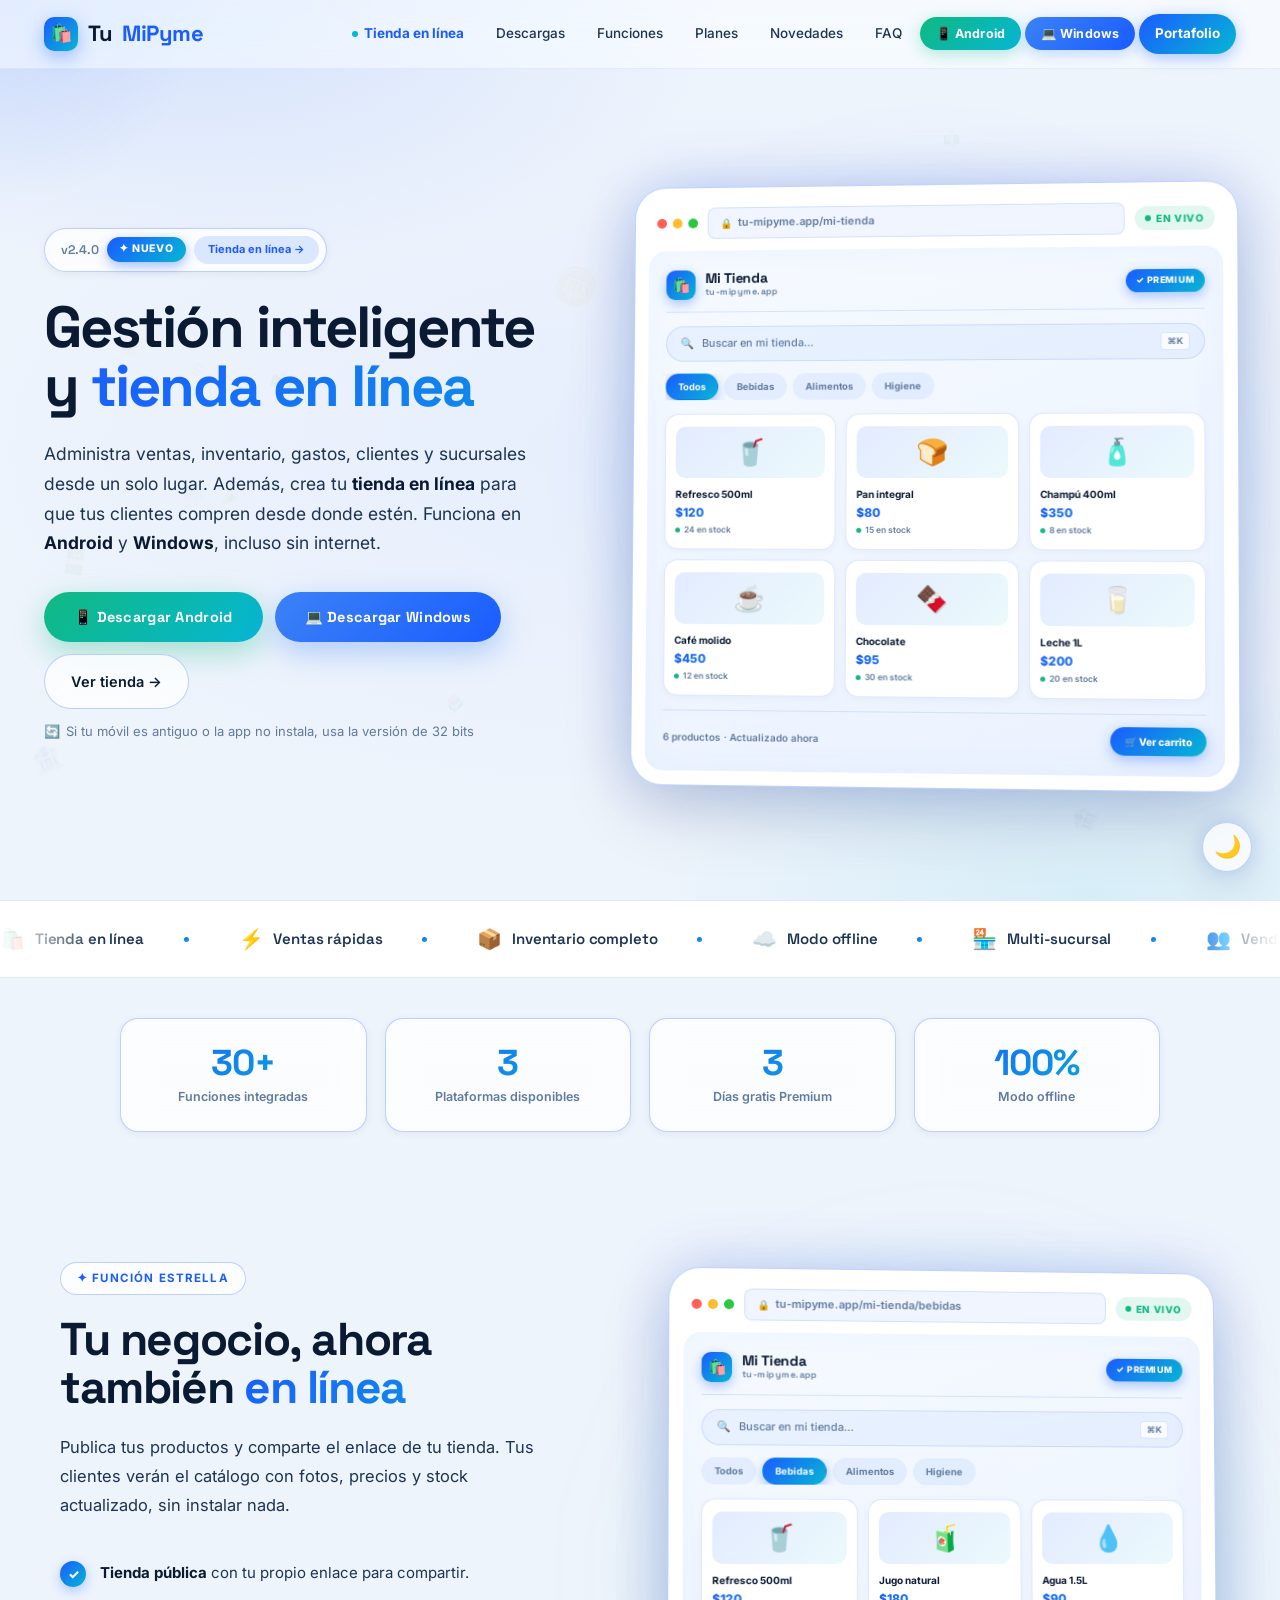
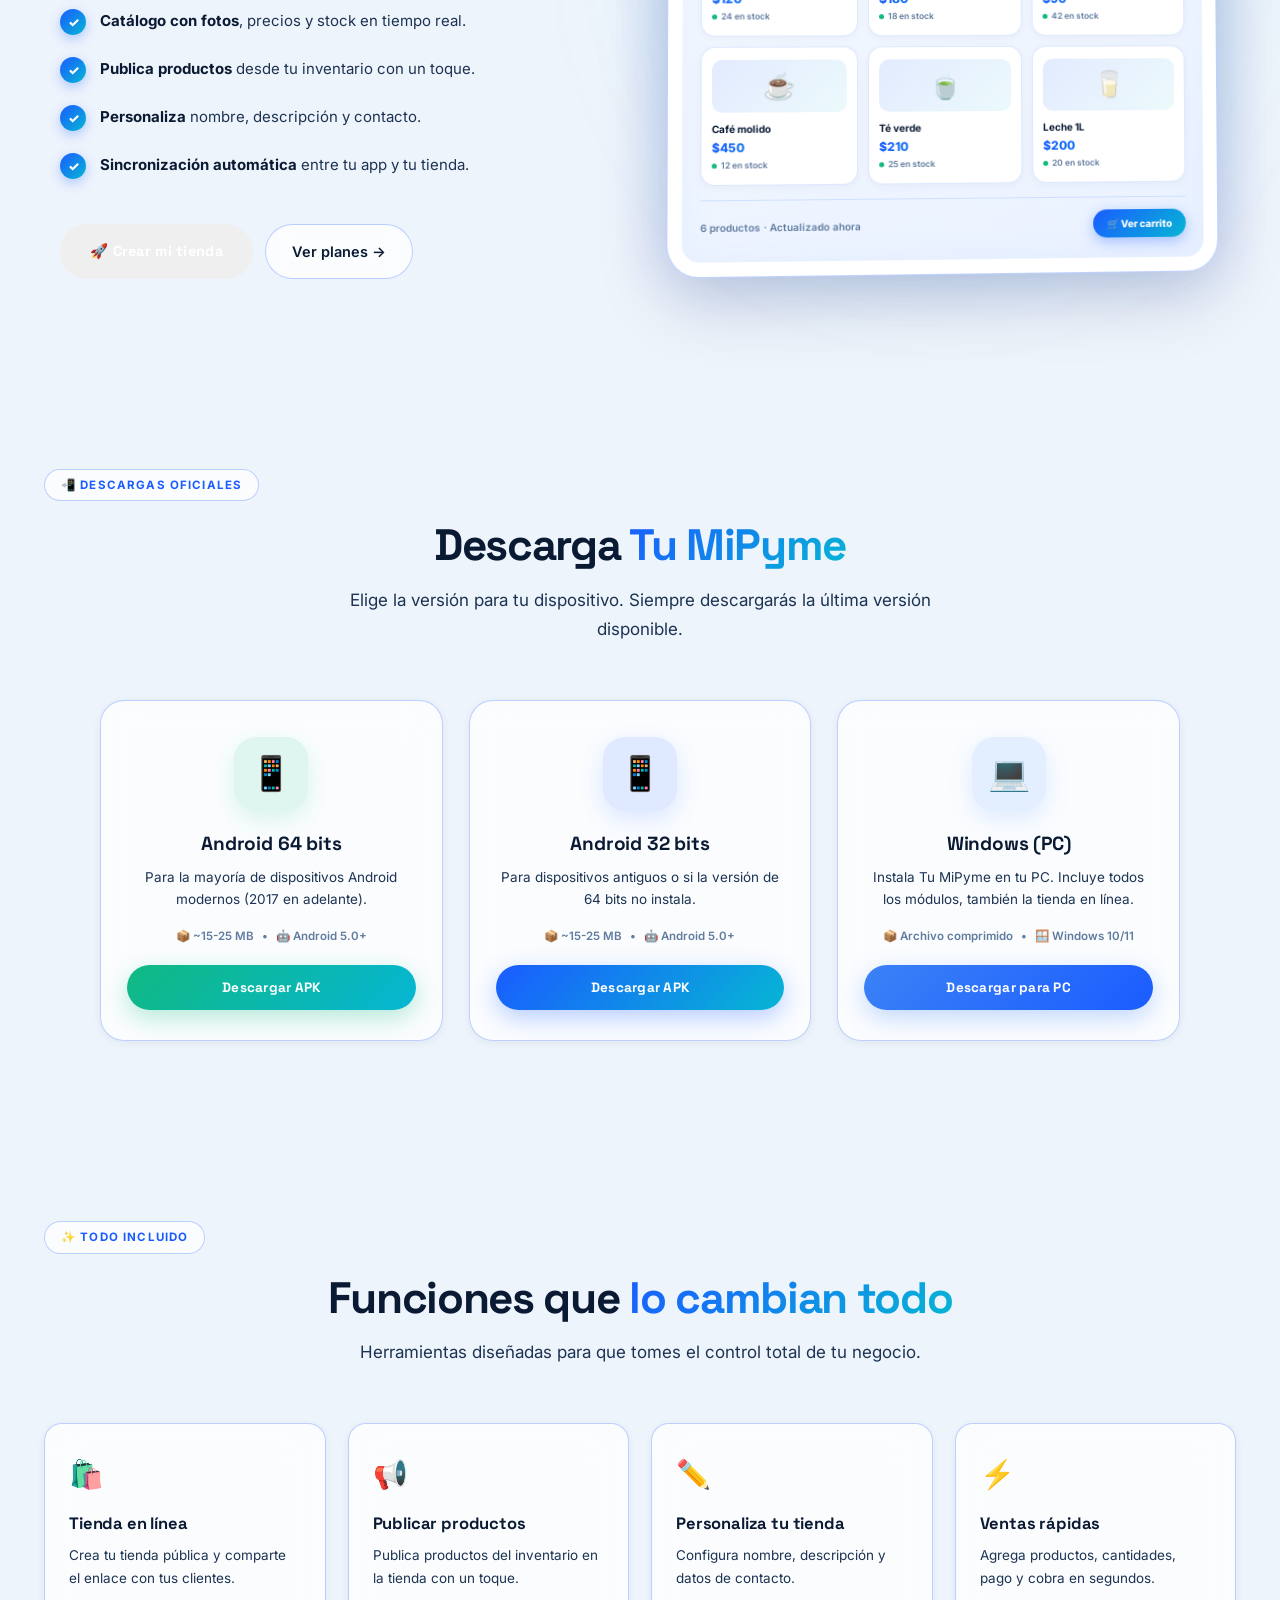
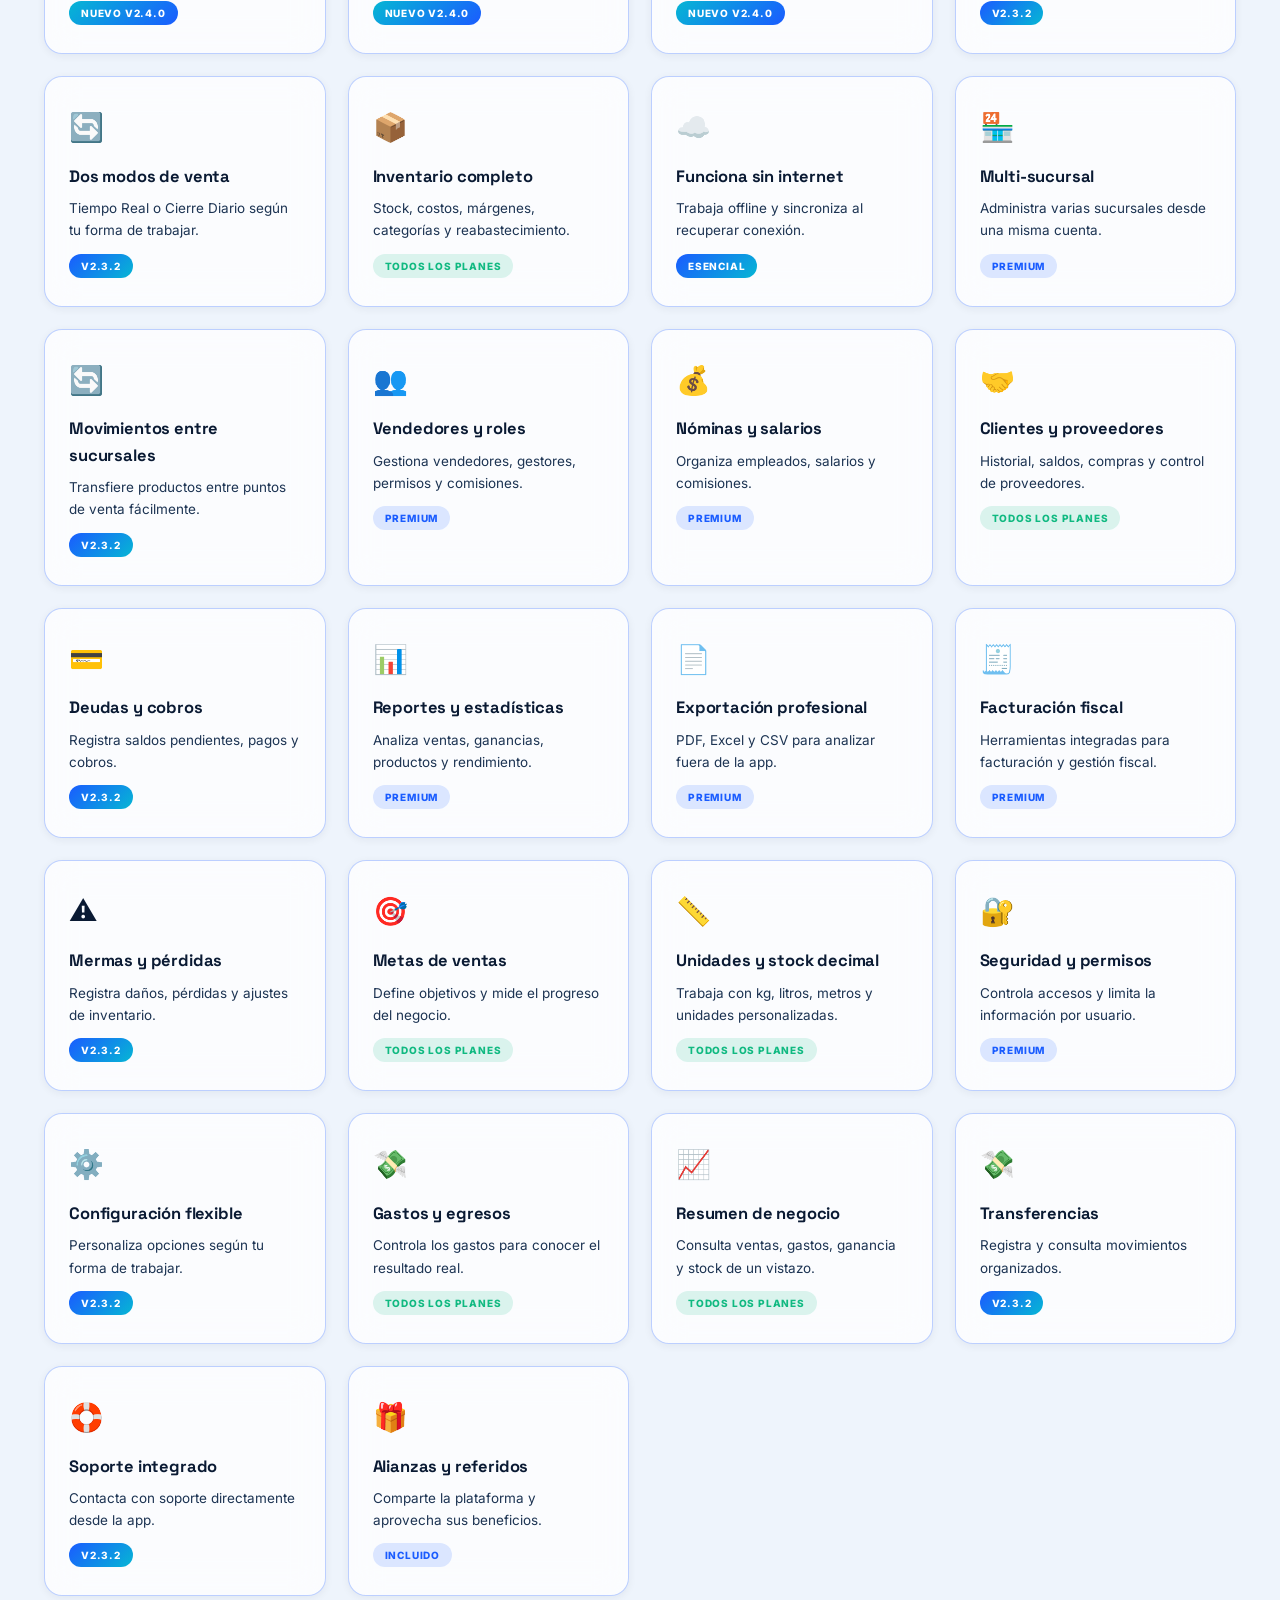
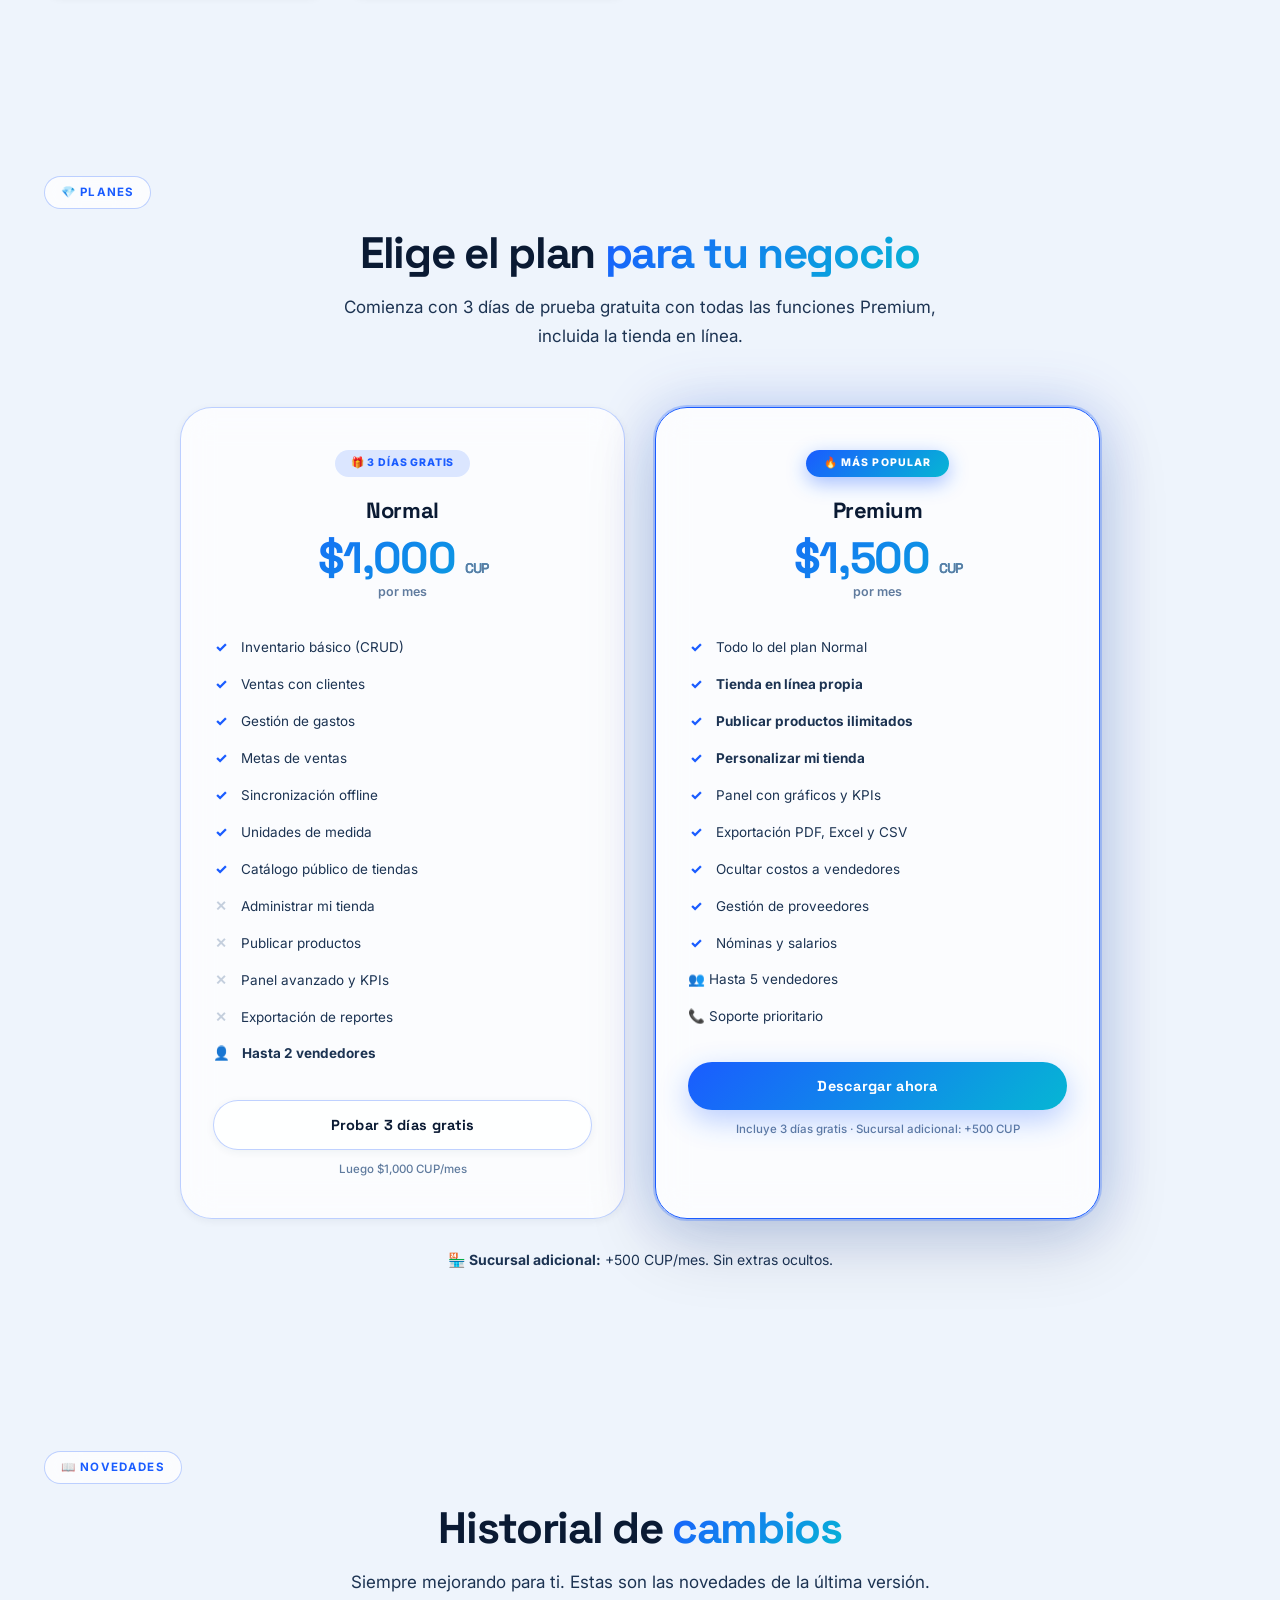
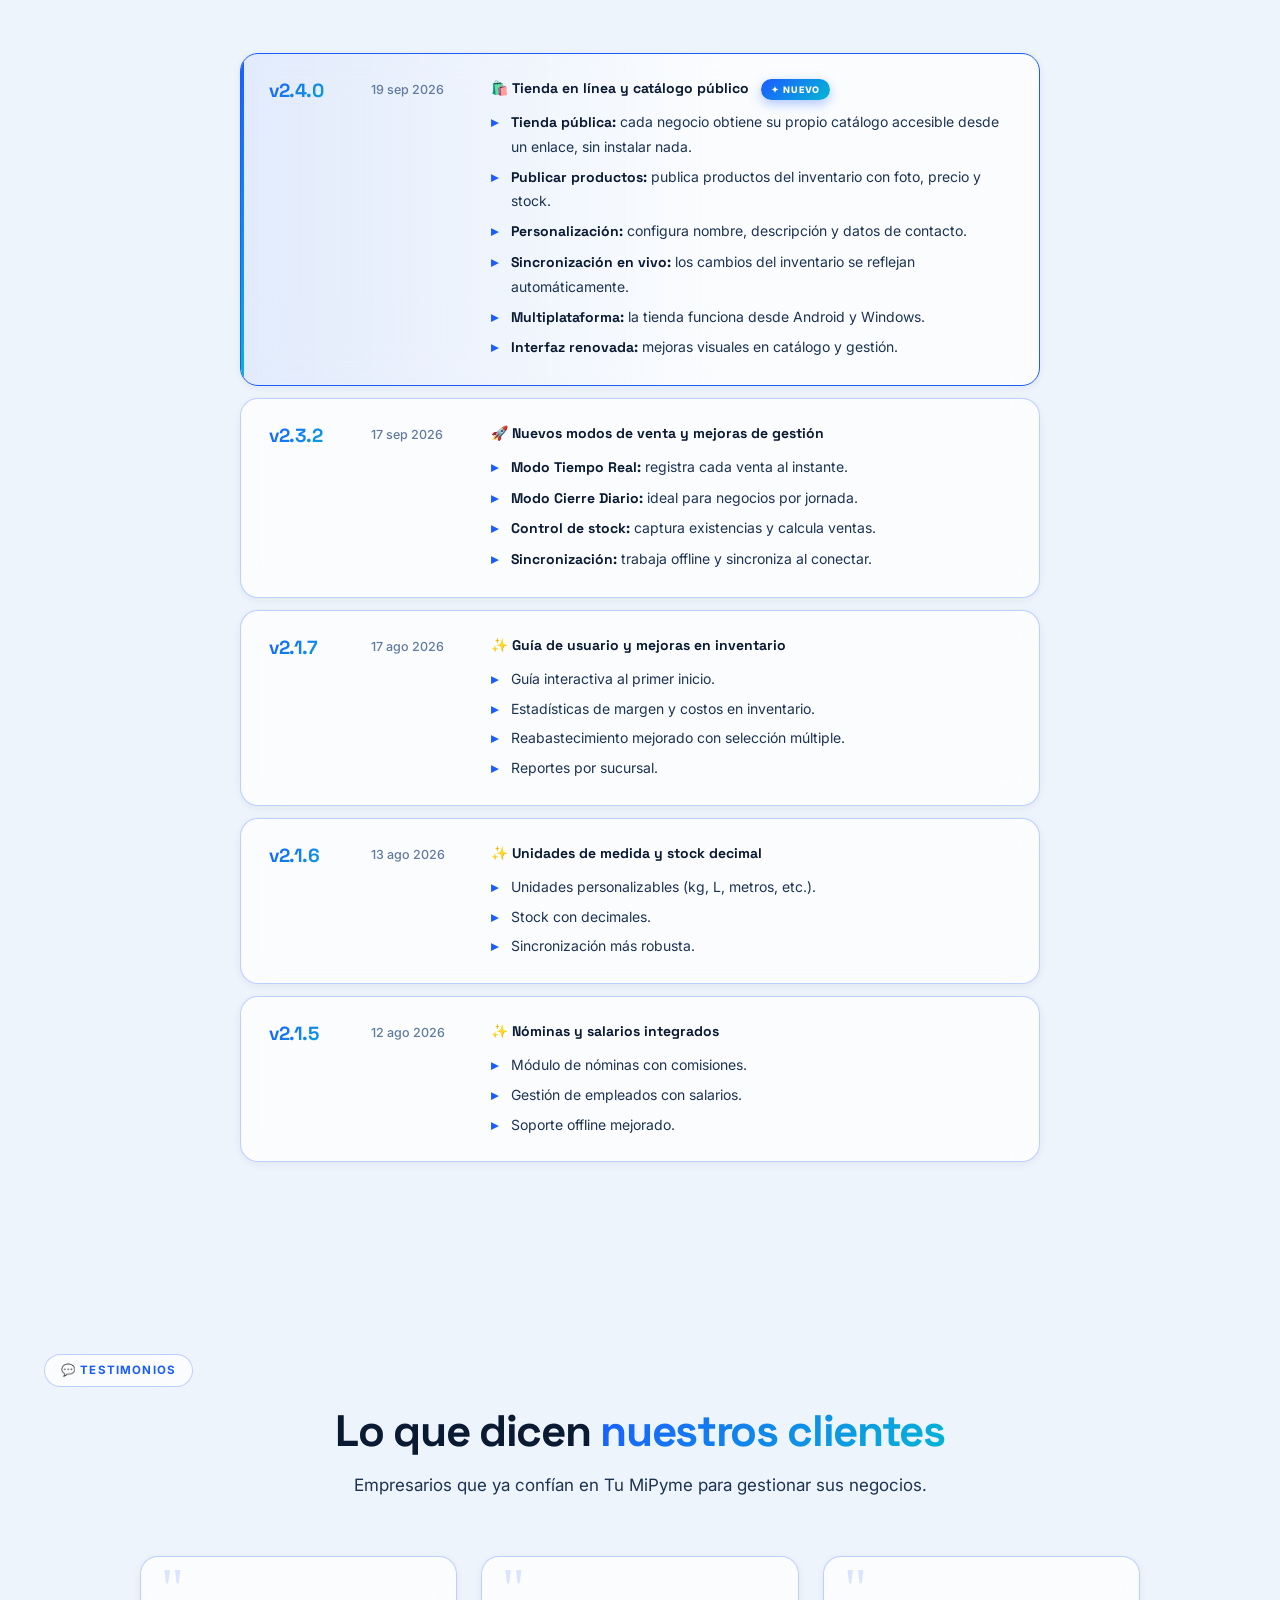
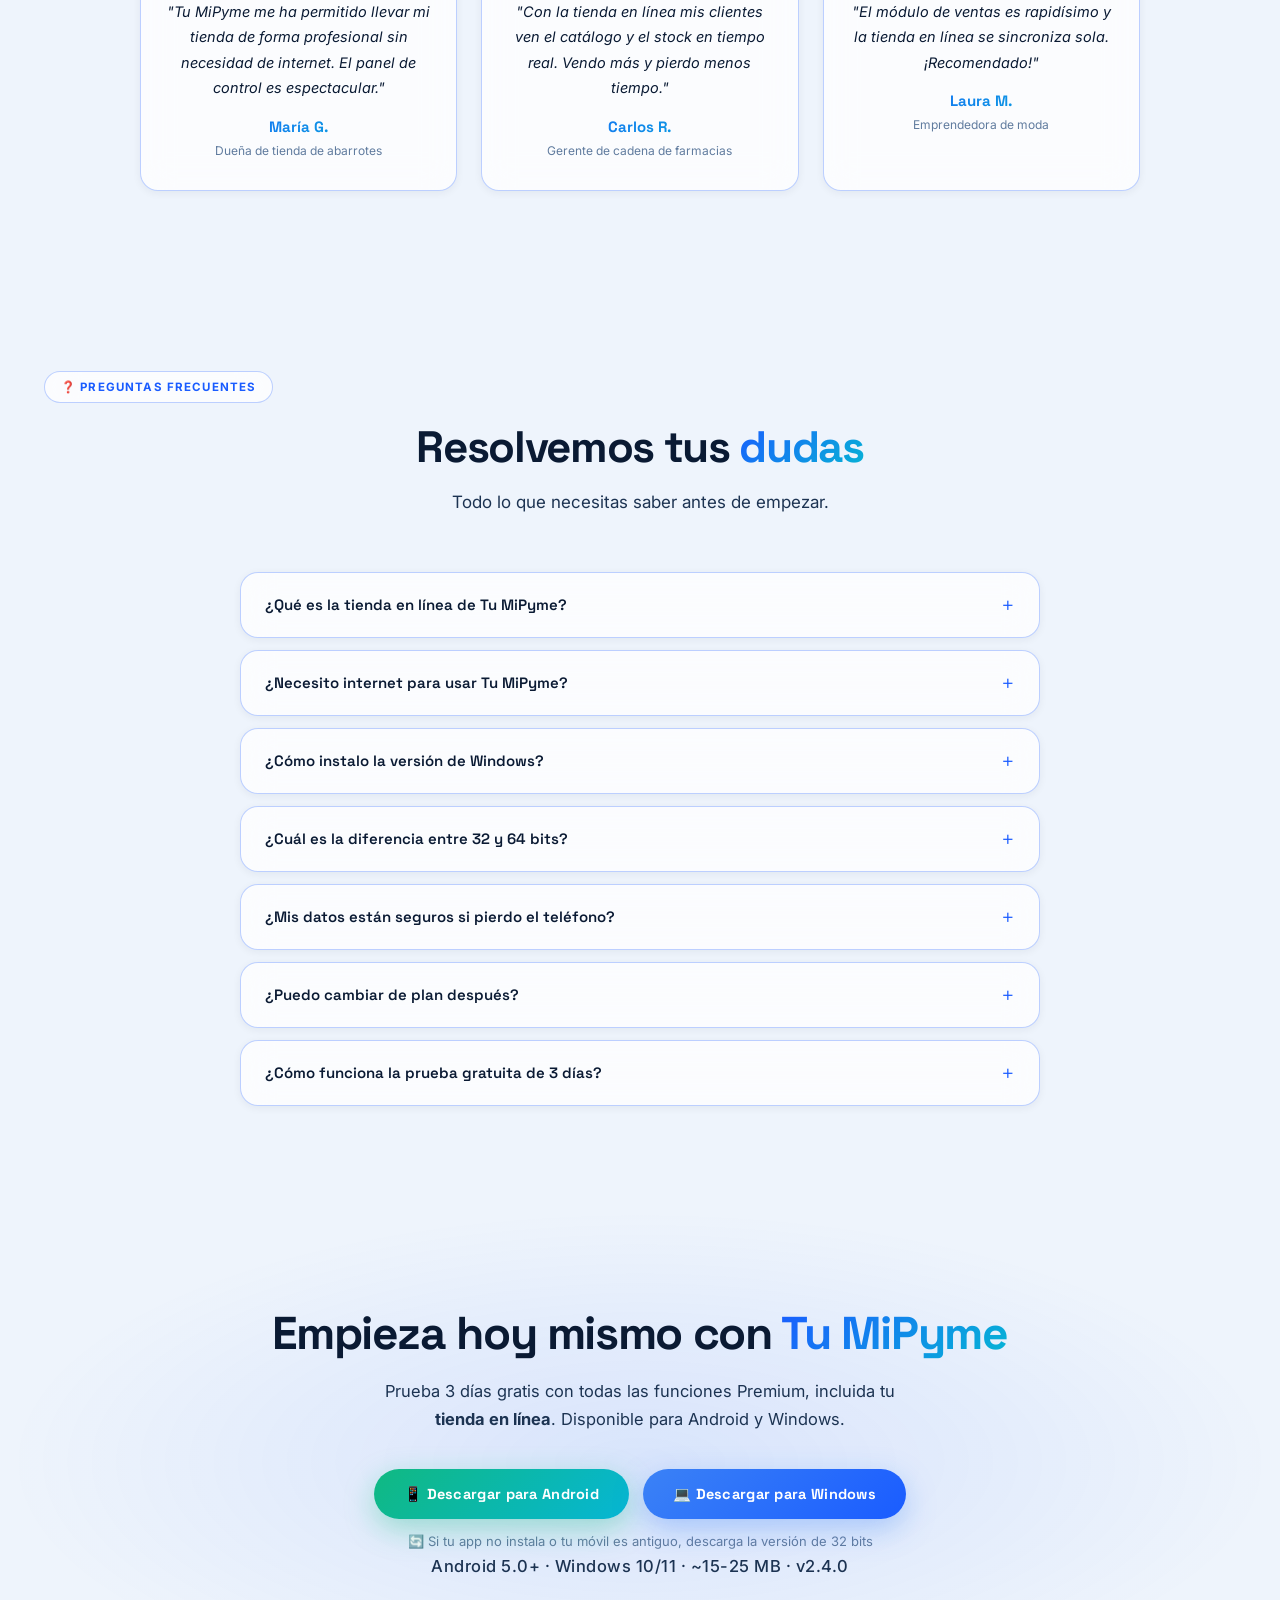
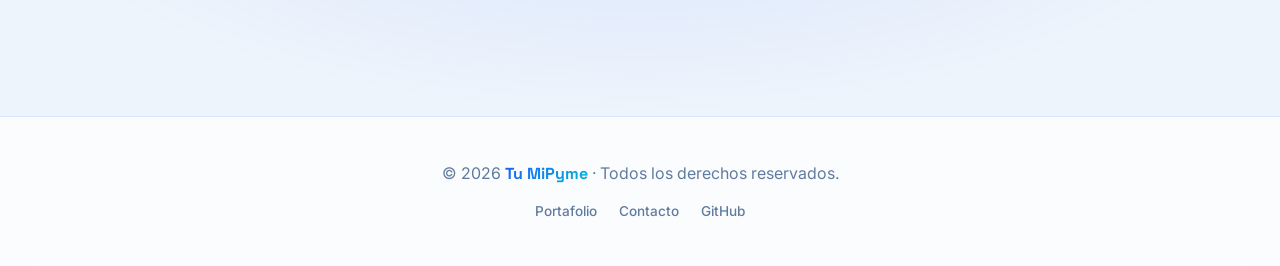
<file: index.html>
<!DOCTYPE html>
<html lang="es">
<head>
    <meta charset="UTF-8" />
    <meta name="viewport" content="width=device-width, initial-scale=1.0" />
    <title>Tu MiPyme · Gestión inteligente y tienda en línea para tu negocio</title>
    <meta name="description" content="Tu MiPyme v2.4.0: gestiona tu negocio completo y crea tu tienda en línea. Disponible para Android y Windows. Funciona sin internet." />
    <meta name="theme-color" content="#1a5cff" />
    <link rel="preconnect" href="https://fonts.googleapis.com" />
    <link rel="preconnect" href="https://fonts.gstatic.com" crossorigin />
    <link href="https://fonts.googleapis.com/css2?family=Inter:opsz,wght@14..32,400;14..32,500;14..32,600;14..32,700;14..32,800;14..32,900&family=Space+Grotesk:wght@500;600;700&display=swap" rel="stylesheet" />
    <style>
        /* ============================================================
           VARIABLES · Azul · Cyan · Limpio y coherente
           ============================================================ */
        :root {
            --bg-base: #eef4fc;
            --bg-soft: #e3ecf9;
            --bg-card: rgba(255, 255, 255, 0.75);
            --bg-card-solid: #ffffff;
            --bg-glass: rgba(255, 255, 255, 0.55);

            --text-primary: #0a1a33;
            --text-secondary: #1c3352;
            --text-muted: #607b9e;

            --accent: #1a5cff;
            --accent-dark: #0d47b3;
            --accent-2: #06b6d4;
            --accent-3: #0ea5e9;
            --accent-soft: #dbe6ff;

            --success: #10b981;
            --warning: #f59e0b;
            --danger: #ef4444;

            --grad-brand: linear-gradient(135deg, #1a5cff 0%, #06b6d4 100%);
            --grad-cyan: linear-gradient(135deg, #06b6d4 0%, #1a5cff 100%);
            --grad-android: linear-gradient(135deg, #10b981 0%, #06b6d4 100%);
            --grad-windows: linear-gradient(135deg, #3b82f6 0%, #1a5cff 100%);
            --grad-soft: linear-gradient(135deg, #dbe6ff 0%, #cffafe 100%);

            --border: rgba(26, 92, 255, 0.14);
            --border-strong: rgba(26, 92, 255, 0.28);

            --shadow-xs: 0 2px 8px rgba(10, 26, 51, 0.06);
            --shadow-sm: 0 6px 20px rgba(10, 26, 51, 0.08);
            --shadow-md: 0 12px 40px rgba(10, 26, 51, 0.12);
            --shadow-lg: 0 24px 70px rgba(10, 26, 51, 0.16);
            --shadow-glow: 0 20px 60px rgba(26, 92, 255, 0.25);

            --radius-sm: 12px;
            --radius: 18px;
            --radius-lg: 24px;
            --radius-xl: 32px;

            --font-sans: 'Inter', -apple-system, BlinkMacSystemFont, sans-serif;
            --font-display: 'Space Grotesk', 'Inter', sans-serif;
        }

        /* Tema oscuro: azul profundo elegante (solo por toggle manual) */
        [data-theme="dark"] {
            --bg-base: #0a1628;
            --bg-soft: #0f1f3a;
            --bg-card: rgba(255, 255, 255, 0.06);
            --bg-card-solid: #122340;
            --bg-glass: rgba(10, 22, 40, 0.55);

            --text-primary: #eef4fc;
            --text-secondary: #b8cbe8;
            --text-muted: #7d95b6;

            --accent: #4a8bff;
            --accent-dark: #1a5cff;
            --accent-2: #22d3ee;
            --accent-3: #38bdf8;
            --accent-soft: #1a2d52;

            --border: rgba(74, 139, 255, 0.18);
            --border-strong: rgba(74, 139, 255, 0.35);

            --shadow-xs: 0 2px 8px rgba(0, 0, 0, 0.3);
            --shadow-sm: 0 6px 20px rgba(0, 0, 0, 0.4);
            --shadow-md: 0 12px 40px rgba(0, 0, 0, 0.5);
            --shadow-lg: 0 24px 70px rgba(0, 0, 0, 0.6);
            --shadow-glow: 0 20px 60px rgba(74, 139, 255, 0.35);
        }

        /* ============================================================
           RESET
           ============================================================ */
        * { margin: 0; padding: 0; box-sizing: border-box; }
        html { scroll-behavior: smooth; -webkit-font-smoothing: antialiased; -moz-osx-font-smoothing: grayscale; }

        body {
            font-family: var(--font-sans);
            background: var(--bg-base);
            color: var(--text-primary);
            line-height: 1.6;
            overflow-x: hidden;
            min-height: 100vh;
            transition: background 0.5s ease, color 0.3s ease;
            position: relative;
        }

        /* Fondo decorativo suave */
        body::before {
            content: '';
            position: fixed;
            inset: 0;
            z-index: -2;
            background:
                radial-gradient(ellipse 70% 50% at 15% 0%, rgba(26, 92, 255, 0.12), transparent 60%),
                radial-gradient(ellipse 60% 45% at 85% 100%, rgba(6, 182, 212, 0.10), transparent 60%),
                radial-gradient(ellipse 80% 60% at 50% 50%, rgba(219, 230, 255, 0.4), transparent 70%),
                var(--bg-base);
            pointer-events: none;
        }
        [data-theme="dark"] body::before {
            background:
                radial-gradient(ellipse 70% 50% at 15% 0%, rgba(26, 92, 255, 0.22), transparent 60%),
                radial-gradient(ellipse 60% 45% at 85% 100%, rgba(6, 182, 212, 0.16), transparent 60%),
                radial-gradient(ellipse 80% 60% at 50% 50%, rgba(15, 31, 58, 0.8), transparent 70%),
                var(--bg-base);
        }

        a { color: inherit; text-decoration: none; }

        .container {
            max-width: 1240px;
            margin: 0 auto;
            padding: 0 24px;
            position: relative;
            z-index: 2;
            width: 100%;
        }

        /* ===== Canvas partículas ===== */
        #money-canvas {
            position: fixed;
            inset: 0;
            width: 100%;
            height: 100%;
            z-index: 0;
            pointer-events: none;
            opacity: 0.35;
        }
        [data-theme="dark"] #money-canvas { opacity: 0.25; }

        /* ===== Cursor glow ===== */
        .cursor-glow {
            position: fixed;
            width: 480px;
            height: 480px;
            border-radius: 50%;
            pointer-events: none;
            z-index: 1;
            background: radial-gradient(circle, rgba(26, 92, 255, 0.10), transparent 60%);
            transform: translate(-50%, -50%);
            transition: opacity 0.4s;
            opacity: 0;
        }
        [data-theme="dark"] .cursor-glow {
            background: radial-gradient(circle, rgba(74, 139, 255, 0.14), transparent 60%);
        }
        @media (hover: hover) and (pointer: fine) {
            .cursor-glow { opacity: 1; }
        }

        /* ===== Botón tema ===== */
        .theme-toggle {
            position: fixed;
            bottom: 28px;
            right: 28px;
            z-index: 999;
            width: 50px;
            height: 50px;
            border-radius: 50%;
            background: var(--bg-card);
            backdrop-filter: blur(16px);
            -webkit-backdrop-filter: blur(16px);
            border: 1px solid var(--border-strong);
            color: var(--text-primary);
            font-size: 22px;
            cursor: pointer;
            box-shadow: var(--shadow-md), 0 0 20px rgba(26, 92, 255, 0.15);
            transition: all 0.35s cubic-bezier(0.34, 1.56, 0.64, 1);
            display: flex;
            align-items: center;
            justify-content: center;
        }
        .theme-toggle:hover {
            transform: scale(1.1) rotate(8deg);
            border-color: var(--accent);
            box-shadow: var(--shadow-lg), 0 0 40px rgba(26, 92, 255, 0.35);
        }

        /* ============================================================
           HEADER
           ============================================================ */
        header {
            position: fixed;
            top: 0;
            left: 0;
            right: 0;
            padding: 14px 0;
            z-index: 1000;
            background: rgba(255, 255, 255, 0.5);
            backdrop-filter: blur(20px) saturate(1.6);
            -webkit-backdrop-filter: blur(20px) saturate(1.6);
            border-bottom: 1px solid rgba(26, 92, 255, 0.08);
            transition: all 0.35s ease;
        }
        [data-theme="dark"] header {
            background: rgba(10, 22, 40, 0.5);
            border-bottom: 1px solid rgba(74, 139, 255, 0.08);
        }
        header.scrolled {
            background: rgba(255, 255, 255, 0.85);
            box-shadow: 0 4px 30px rgba(10, 26, 51, 0.06);
            padding: 10px 0;
        }
        [data-theme="dark"] header.scrolled {
            background: rgba(10, 22, 40, 0.9);
            box-shadow: 0 4px 30px rgba(0, 0, 0, 0.4);
        }
        .header-inner {
            display: flex;
            align-items: center;
            justify-content: space-between;
            gap: 20px;
        }
        .logo {
            display: flex;
            align-items: center;
            gap: 10px;
            font-family: var(--font-display);
            font-weight: 700;
            font-size: 22px;
            letter-spacing: -0.02em;
            transition: transform 0.3s ease;
        }
        .logo:hover { transform: scale(1.02); }
        .logo-mark {
            width: 34px;
            height: 34px;
            border-radius: 10px;
            background: var(--grad-brand);
            display: flex;
            align-items: center;
            justify-content: center;
            font-size: 18px;
            box-shadow: 0 6px 18px rgba(26, 92, 255, 0.35);
        }
        .logo span { color: var(--accent); }

        nav {
            display: flex;
            align-items: center;
            gap: 4px;
            flex-wrap: wrap;
        }
        nav > a {
            font-size: 13.5px;
            font-weight: 500;
            color: var(--text-secondary);
            padding: 8px 14px;
            border-radius: 50px;
            transition: all 0.25s;
        }
        nav > a:hover {
            color: var(--accent);
            background: var(--accent-soft);
        }
        nav > a.store-link {
            color: var(--accent);
            font-weight: 700;
            position: relative;
        }
        nav > a.store-link::before {
            content: '';
            position: absolute;
            left: 6px;
            top: 50%;
            transform: translateY(-50%);
            width: 6px;
            height: 6px;
            border-radius: 50%;
            background: var(--accent-2);
            animation: pulseDot 2s ease-in-out infinite;
        }
        nav > a.store-link { padding-left: 18px; }
        @keyframes pulseDot {
            0%, 100% { opacity: 1; transform: translateY(-50%) scale(1); }
            50% { opacity: 0.4; transform: translateY(-50%) scale(0.7); }
        }

        .nav-btn {
            padding: 9px 16px;
            border-radius: 50px;
            font-weight: 700;
            font-size: 12.5px;
            border: none;
            cursor: pointer;
            display: inline-flex;
            align-items: center;
            gap: 6px;
            font-family: inherit;
            color: #fff;
            transition: all 0.3s cubic-bezier(0.34, 1.56, 0.64, 1);
            letter-spacing: 0.01em;
        }
        .nav-btn.android { background: var(--grad-android); box-shadow: 0 4px 16px rgba(16, 185, 129, 0.3); }
        .nav-btn.windows { background: var(--grad-windows); box-shadow: 0 4px 16px rgba(59, 130, 246, 0.3); }
        .nav-btn:hover { transform: translateY(-2px); }
        .nav-btn.android:hover { box-shadow: 0 8px 24px rgba(16, 185, 129, 0.45); }
        .nav-btn.windows:hover { box-shadow: 0 8px 24px rgba(59, 130, 246, 0.45); }

        .nav-portfolio {
            background: var(--grad-brand) !important;
            color: #fff !important;
            font-weight: 700 !important;
            padding: 9px 16px !important;
            box-shadow: 0 4px 16px rgba(26, 92, 255, 0.35) !important;
        }
        .nav-portfolio:hover {
            transform: translateY(-2px);
            box-shadow: 0 8px 24px rgba(26, 92, 255, 0.5) !important;
            background: var(--grad-brand) !important;
        }

        .menu-toggle {
            display: none;
            background: none;
            border: none;
            font-size: 26px;
            color: var(--text-primary);
            cursor: pointer;
            padding: 6px 10px;
            border-radius: 10px;
            transition: background 0.2s;
        }
        .menu-toggle:hover { background: var(--accent-soft); }

        /* ============================================================
           HERO
           ============================================================ */
        .hero {
            padding: 150px 0 80px;
            display: flex;
            align-items: center;
            position: relative;
            min-height: 100vh;
        }
        .hero-grid {
            display: grid;
            grid-template-columns: 1fr 1.15fr;
            gap: 56px;
            align-items: center;
            width: 100%;
        }
        .hero-content { animation: fadeUp 0.9s cubic-bezier(0.16, 1, 0.3, 1); }
        @keyframes fadeUp {
            from { opacity: 0; transform: translateY(30px); }
            to { opacity: 1; transform: translateY(0); }
        }

        .hero-badge {
            display: inline-flex;
            align-items: center;
            gap: 8px;
            background: var(--bg-card);
            backdrop-filter: blur(16px);
            color: var(--text-primary);
            font-weight: 600;
            font-size: 12.5px;
            padding: 7px 7px 7px 16px;
            border-radius: 50px;
            margin-bottom: 26px;
            border: 1px solid var(--border-strong);
            box-shadow: var(--shadow-xs);
        }
        .hero-badge .version {
            color: var(--text-muted);
            font-weight: 600;
            font-family: var(--font-display);
        }
        .hero-badge .new-pill {
            background: var(--grad-brand);
            color: #fff;
            padding: 4px 12px;
            border-radius: 50px;
            font-size: 10.5px;
            font-weight: 800;
            letter-spacing: 0.08em;
            box-shadow: 0 4px 12px rgba(26, 92, 255, 0.4);
            animation: badgePulse 2.4s ease-in-out infinite;
        }
        @keyframes badgePulse {
            0%, 100% { box-shadow: 0 4px 12px rgba(26, 92, 255, 0.4); }
            50% { box-shadow: 0 4px 20px rgba(26, 92, 255, 0.75); }
        }
        .hero-badge .whats-new {
            color: var(--accent);
            background: var(--accent-soft);
            padding: 5px 14px;
            border-radius: 30px;
            font-size: 11px;
            font-weight: 700;
            transition: all 0.3s;
        }
        .hero-badge .whats-new:hover {
            background: var(--accent);
            color: #fff;
            transform: translateX(2px);
        }

        .hero h1 {
            font-family: var(--font-display);
            font-size: 58px;
            font-weight: 700;
            line-height: 1.03;
            letter-spacing: -0.035em;
            color: var(--text-primary);
            margin-bottom: 22px;
        }
        .hero h1 .highlight {
            background: var(--grad-brand);
            -webkit-background-clip: text;
            background-clip: text;
            -webkit-text-fill-color: transparent;
            background-size: 200% 200%;
            animation: gradientShift 8s ease infinite;
        }
        @keyframes gradientShift {
            0%, 100% { background-position: 0% 50%; }
            50% { background-position: 100% 50%; }
        }
        .hero p {
            font-size: 17.5px;
            color: var(--text-secondary);
            max-width: 500px;
            margin-bottom: 34px;
            line-height: 1.7;
        }
        .hero p strong { color: var(--text-primary); font-weight: 700; }

        .hero-actions {
            display: flex;
            flex-direction: column;
            align-items: flex-start;
            gap: 12px;
        }
        .hero-actions .primary-group {
            display: flex;
            flex-wrap: wrap;
            gap: 12px;
            align-items: center;
        }

        /* Botones */
        .btn-primary {
            display: inline-flex;
            align-items: center;
            gap: 10px;
            padding: 16px 30px;
            border-radius: 50px;
            font-family: var(--font-display);
            font-weight: 700;
            font-size: 14.5px;
            border: none;
            cursor: pointer;
            transition: all 0.35s cubic-bezier(0.34, 1.56, 0.64, 1);
            color: #fff;
            letter-spacing: 0.02em;
            position: relative;
            overflow: hidden;
        }
        .btn-primary::before {
            content: '';
            position: absolute;
            inset: 0;
            background: linear-gradient(120deg, transparent 30%, rgba(255, 255, 255, 0.3) 50%, transparent 70%);
            transform: translateX(-100%);
            transition: transform 0.7s;
        }
        .btn-primary:hover::before { transform: translateX(100%); }
        .btn-primary:hover { transform: translateY(-4px) scale(1.02); }

        .btn-android {
            background: var(--grad-android);
            box-shadow: 0 10px 30px rgba(16, 185, 129, 0.35);
        }
        .btn-android:hover {
            box-shadow: 0 16px 45px rgba(16, 185, 129, 0.5);
        }
        .btn-windows {
            background: var(--grad-windows);
            box-shadow: 0 10px 30px rgba(59, 130, 246, 0.35);
        }
        .btn-windows:hover {
            box-shadow: 0 16px 45px rgba(59, 130, 246, 0.5);
        }

        .btn-secondary {
            display: inline-flex;
            align-items: center;
            gap: 8px;
            padding: 15px 26px;
            border-radius: 50px;
            font-weight: 600;
            font-size: 14.5px;
            background: var(--bg-card);
            backdrop-filter: blur(12px);
            color: var(--text-primary);
            border: 1px solid var(--border-strong);
            cursor: pointer;
            transition: all 0.35s cubic-bezier(0.34, 1.56, 0.64, 1);
            font-family: inherit;
        }
        .btn-secondary:hover {
            border-color: var(--accent);
            color: var(--accent);
            transform: translateY(-4px);
            box-shadow: 0 12px 30px rgba(26, 92, 255, 0.2);
        }

        .hero-actions .fallback-link {
            font-size: 13px;
            color: var(--text-muted);
            transition: color 0.3s;
            display: inline-flex;
            align-items: center;
            gap: 6px;
        }
        .hero-actions .fallback-link:hover { color: var(--accent); }

        /* ============================================================
           MOCKUP TIENDA EN LÍNEA (único, grande, detallado)
           ============================================================ */
        .hero-showcase {
            position: relative;
            perspective: 1600px;
            animation: fadeUp 1.1s cubic-bezier(0.16, 1, 0.3, 1) 0.15s both;
        }
        .showcase-glow {
            position: absolute;
            inset: -10%;
            background: radial-gradient(circle at center, rgba(26, 92, 255, 0.28), transparent 60%);
            filter: blur(60px);
            z-index: 0;
            pointer-events: none;
            animation: glowPulse 5s ease-in-out infinite;
        }
        @keyframes glowPulse {
            0%, 100% { opacity: 0.7; transform: scale(1); }
            50% { opacity: 1; transform: scale(1.08); }
        }

        .store-window {
            position: relative;
            z-index: 1;
            background: var(--bg-card-solid);
            border-radius: var(--radius-xl);
            border: 1px solid var(--border-strong);
            box-shadow: var(--shadow-lg), 0 0 60px rgba(26, 92, 255, 0.2);
            padding: 14px;
            transform: rotateY(-4deg) rotateX(2deg);
            transition: transform 0.8s cubic-bezier(0.34, 1.56, 0.64, 1);
        }
        .store-window:hover {
            transform: rotateY(0) rotateX(0) translateY(-6px);
            box-shadow: var(--shadow-lg), 0 0 100px rgba(26, 92, 255, 0.35);
        }

        .window-chrome {
            display: flex;
            align-items: center;
            gap: 10px;
            padding: 6px 8px 12px;
        }
        .chrome-dots { display: flex; gap: 6px; }
        .chrome-dot { width: 10px; height: 10px; border-radius: 50%; }
        .chrome-dot.r { background: #ff5f57; }
        .chrome-dot.y { background: #febc2e; }
        .chrome-dot.g { background: #28c840; }
        .chrome-url {
            flex: 1;
            background: rgba(26, 92, 255, 0.06);
            border: 1px solid var(--border);
            border-radius: 8px;
            padding: 6px 12px;
            font-size: 11px;
            color: var(--text-muted);
            font-weight: 600;
            display: flex;
            align-items: center;
            gap: 6px;
            overflow: hidden;
            white-space: nowrap;
            text-overflow: ellipsis;
        }
        .chrome-url::before { content: '🔒'; font-size: 10px; }
        .chrome-live {
            display: inline-flex;
            align-items: center;
            gap: 5px;
            font-size: 10px;
            font-weight: 800;
            color: var(--success);
            padding: 4px 10px;
            background: rgba(16, 185, 129, 0.12);
            border-radius: 30px;
            letter-spacing: 0.06em;
        }
        .chrome-live::before {
            content: '';
            width: 6px;
            height: 6px;
            border-radius: 50%;
            background: var(--success);
            animation: pulseDot 1.6s ease-in-out infinite;
        }

        .store-view {
            background: linear-gradient(160deg, #f6faff 0%, #eaf2ff 100%);
            border-radius: var(--radius);
            padding: 20px 18px;
            overflow: hidden;
            box-shadow: inset 0 0 40px rgba(26, 92, 255, 0.04);
        }
        [data-theme="dark"] .store-view {
            background: linear-gradient(160deg, #0f1f3a 0%, #122340 100%);
            box-shadow: inset 0 0 40px rgba(74, 139, 255, 0.08);
        }

        .store-top {
            display: flex;
            justify-content: space-between;
            align-items: center;
            padding-bottom: 12px;
            border-bottom: 1px solid var(--border);
            margin-bottom: 14px;
            gap: 10px;
        }
        .store-brand {
            display: flex;
            align-items: center;
            gap: 10px;
        }
        .store-logo-mark {
            width: 30px;
            height: 30px;
            border-radius: 9px;
            background: var(--grad-brand);
            display: flex;
            align-items: center;
            justify-content: center;
            font-size: 15px;
            color: #fff;
            box-shadow: 0 4px 12px rgba(26, 92, 255, 0.35);
            flex-shrink: 0;
        }
        .store-name-mock {
            font-family: var(--font-display);
            font-size: 14px;
            font-weight: 700;
            color: var(--text-primary);
            letter-spacing: -0.02em;
            line-height: 1.1;
        }
        .store-name-mock small {
            display: block;
            font-size: 9px;
            color: var(--text-muted);
            font-weight: 600;
            letter-spacing: 0.05em;
            margin-top: 2px;
        }
        .store-verified {
            display: inline-flex;
            align-items: center;
            gap: 4px;
            font-size: 9px;
            background: var(--grad-brand);
            color: #fff;
            padding: 4px 10px;
            border-radius: 30px;
            font-weight: 800;
            letter-spacing: 0.06em;
            box-shadow: 0 4px 12px rgba(26, 92, 255, 0.35);
        }

        .store-search {
            background: rgba(26, 92, 255, 0.05);
            border: 1px solid var(--border);
            border-radius: 30px;
            padding: 8px 14px;
            font-size: 11px;
            color: var(--text-muted);
            margin-bottom: 12px;
            display: flex;
            align-items: center;
            gap: 8px;
        }
        .store-search .placeholder { flex: 1; font-weight: 500; }
        .store-search .shortcut {
            background: var(--bg-card);
            border: 1px solid var(--border);
            border-radius: 4px;
            padding: 1px 6px;
            font-size: 9px;
            font-weight: 700;
            color: var(--text-muted);
        }

        .store-chips {
            display: flex;
            gap: 6px;
            margin-bottom: 14px;
            overflow: hidden;
            flex-wrap: wrap;
        }
        .store-chips span {
            font-size: 9.5px;
            padding: 5px 12px;
            border-radius: 30px;
            background: rgba(26, 92, 255, 0.07);
            color: var(--text-muted);
            font-weight: 700;
            white-space: nowrap;
            border: 1px solid transparent;
        }
        .store-chips span.active {
            background: var(--grad-brand);
            color: #fff;
            box-shadow: 0 4px 12px rgba(26, 92, 255, 0.35);
            border-color: transparent;
        }

        .store-grid {
            display: grid;
            grid-template-columns: repeat(3, 1fr);
            gap: 10px;
        }
        .store-item {
            background: var(--bg-card-solid);
            border-radius: 14px;
            padding: 12px 10px;
            border: 1px solid var(--border);
            transition: all 0.4s cubic-bezier(0.34, 1.56, 0.64, 1);
            cursor: pointer;
            position: relative;
            overflow: hidden;
            box-shadow: 0 2px 8px rgba(10, 26, 51, 0.04);
        }
        [data-theme="dark"] .store-item {
            background: rgba(255, 255, 255, 0.04);
        }
        .store-item::before {
            content: '';
            position: absolute;
            top: 0;
            left: 0;
            right: 0;
            height: 2px;
            background: var(--grad-brand);
            transform: translateX(-100%);
            transition: transform 0.5s;
        }
        .store-item:hover {
            transform: translateY(-6px);
            border-color: var(--accent);
            box-shadow: 0 12px 28px rgba(26, 92, 255, 0.22);
        }
        .store-item:hover::before { transform: translateX(0); }
        .store-thumb {
            height: 52px;
            background: linear-gradient(135deg, rgba(26, 92, 255, 0.12), rgba(6, 182, 212, 0.08));
            border-radius: 10px;
            margin-bottom: 8px;
            display: flex;
            align-items: center;
            justify-content: center;
            font-size: 26px;
            transition: transform 0.4s;
        }
        .store-item:hover .store-thumb { transform: scale(1.08); }
        .store-item-name {
            font-size: 10px;
            font-weight: 700;
            color: var(--text-primary);
            margin-bottom: 4px;
            white-space: nowrap;
            overflow: hidden;
            text-overflow: ellipsis;
        }
        .store-item-price {
            font-size: 12px;
            font-weight: 800;
            background: var(--grad-brand);
            -webkit-background-clip: text;
            background-clip: text;
            -webkit-text-fill-color: transparent;
            line-height: 1.2;
        }
        .store-item-stock {
            font-size: 8.5px;
            color: var(--text-muted);
            margin-top: 3px;
            font-weight: 600;
            display: flex;
            align-items: center;
            gap: 4px;
        }
        .store-item-stock .dot {
            width: 5px;
            height: 5px;
            border-radius: 50%;
            background: var(--success);
        }

        .store-footer-mock {
            display: flex;
            justify-content: space-between;
            align-items: center;
            margin-top: 14px;
            padding-top: 12px;
            border-top: 1px solid var(--border);
            font-size: 10px;
            color: var(--text-muted);
            font-weight: 600;
        }
        .store-footer-mock .cart {
            display: inline-flex;
            align-items: center;
            gap: 6px;
            background: var(--grad-brand);
            color: #fff;
            padding: 6px 14px;
            border-radius: 30px;
            font-weight: 800;
            font-size: 10px;
            box-shadow: 0 4px 14px rgba(26, 92, 255, 0.35);
        }

        /* ============================================================
           MARQUEE (scroll horizontal)
           ============================================================ */
        .marquee {
            padding: 22px 0;
            overflow: hidden;
            background: var(--bg-card-solid);
            border-top: 1px solid var(--border);
            border-bottom: 1px solid var(--border);
            position: relative;
            z-index: 2;
        }
        .marquee::before,
        .marquee::after {
            content: '';
            position: absolute;
            top: 0;
            bottom: 0;
            width: 100px;
            z-index: 3;
            pointer-events: none;
        }
        .marquee::before {
            left: 0;
            background: linear-gradient(90deg, var(--bg-card-solid), transparent);
        }
        .marquee::after {
            right: 0;
            background: linear-gradient(270deg, var(--bg-card-solid), transparent);
        }
        .marquee-track {
            display: flex;
            width: max-content;
            animation: marqueeScroll 45s linear infinite;
        }
        .marquee:hover .marquee-track { animation-play-state: paused; }
        @keyframes marqueeScroll {
            to { transform: translateX(-50%); }
        }
        .marquee-group {
            display: flex;
            gap: 50px;
            padding-right: 50px;
            flex-shrink: 0;
        }
        .marquee-item {
            display: inline-flex;
            align-items: center;
            gap: 10px;
            font-family: var(--font-display);
            font-size: 15px;
            font-weight: 600;
            color: var(--text-secondary);
            white-space: nowrap;
            letter-spacing: -0.01em;
        }
        .marquee-item .emoji {
            font-size: 20px;
            filter: saturate(1.2);
        }
        .marquee-item .dot-sep {
            width: 5px;
            height: 5px;
            border-radius: 50%;
            background: var(--grad-brand);
            margin-left: 30px;
            display: inline-block;
        }

        /* ============================================================
           SECCIONES GENERALES
           ============================================================ */
        section { padding: 90px 0; position: relative; z-index: 1; }

        .section-tag {
            display: inline-flex;
            align-items: center;
            gap: 8px;
            background: var(--bg-card);
            backdrop-filter: blur(16px);
            border: 1px solid var(--border-strong);
            padding: 6px 16px;
            border-radius: 50px;
            font-size: 11.5px;
            font-weight: 700;
            color: var(--accent);
            letter-spacing: 0.1em;
            text-transform: uppercase;
            margin: 0 auto 20px;
            width: fit-content;
        }

        .section-title {
            font-family: var(--font-display);
            font-size: 44px;
            font-weight: 700;
            letter-spacing: -0.03em;
            text-align: center;
            margin-bottom: 16px;
            color: var(--text-primary);
            line-height: 1.1;
        }
        .section-title .accent {
            background: var(--grad-brand);
            -webkit-background-clip: text;
            background-clip: text;
            -webkit-text-fill-color: transparent;
        }
        .section-subtitle {
            text-align: center;
            font-size: 17px;
            color: var(--text-secondary);
            max-width: 620px;
            margin: 0 auto 56px;
            line-height: 1.7;
        }

        .fade-up {
            opacity: 0;
            transform: translateY(30px);
            transition: opacity 0.8s cubic-bezier(0.16, 1, 0.3, 1), transform 0.8s cubic-bezier(0.16, 1, 0.3, 1);
        }
        .fade-up.visible {
            opacity: 1;
            transform: translateY(0);
        }

        /* ============================================================
           STATS
           ============================================================ */
        .stats-section { padding: 40px 0 30px; }
        .stats-grid {
            display: grid;
            grid-template-columns: repeat(4, 1fr);
            gap: 18px;
            max-width: 1040px;
            margin: 0 auto;
        }
        .stat-card {
            text-align: center;
            padding: 26px 16px;
            background: var(--bg-card);
            backdrop-filter: blur(16px);
            border-radius: var(--radius);
            border: 1px solid var(--border-strong);
            transition: all 0.4s cubic-bezier(0.34, 1.56, 0.64, 1);
            box-shadow: var(--shadow-xs);
            position: relative;
            overflow: hidden;
        }
        .stat-card::after {
            content: '';
            position: absolute;
            inset: 0;
            background: linear-gradient(135deg, transparent 40%, rgba(26, 92, 255, 0.06) 50%, transparent 60%);
            transform: translateX(-100%);
            transition: transform 0.7s;
            pointer-events: none;
        }
        .stat-card:hover::after { transform: translateX(100%); }
        .stat-card:hover {
            transform: translateY(-6px);
            border-color: var(--accent);
            box-shadow: var(--shadow-md), 0 0 30px rgba(26, 92, 255, 0.15);
        }
        .stat-value {
            font-family: var(--font-display);
            font-size: 36px;
            font-weight: 700;
            background: var(--grad-brand);
            -webkit-background-clip: text;
            background-clip: text;
            -webkit-text-fill-color: transparent;
            letter-spacing: -0.03em;
            line-height: 1;
            margin-bottom: 8px;
        }
        .stat-label {
            font-size: 12.5px;
            color: var(--text-muted);
            font-weight: 600;
            line-height: 1.3;
        }

        /* ============================================================
           STORE SHOWCASE
           ============================================================ */
        .store-showcase-section {
            padding: 100px 0;
            position: relative;
        }
        .store-showcase-grid {
            display: grid;
            grid-template-columns: 1fr 1fr;
            gap: 60px;
            align-items: center;
            max-width: 1160px;
            margin: 0 auto;
        }
        .store-copy h2 {
            font-family: var(--font-display);
            font-size: 46px;
            font-weight: 700;
            letter-spacing: -0.03em;
            line-height: 1.05;
            color: var(--text-primary);
            margin-bottom: 22px;
        }
        .store-copy h2 .grad {
            background: var(--grad-brand);
            -webkit-background-clip: text;
            background-clip: text;
            -webkit-text-fill-color: transparent;
            background-size: 200% 200%;
            animation: gradientShift 8s ease infinite;
        }
        .store-copy > p {
            font-size: 16.5px;
            color: var(--text-secondary);
            line-height: 1.75;
            margin-bottom: 30px;
            max-width: 500px;
        }
        .store-features-list {
            list-style: none;
            margin-bottom: 34px;
        }
        .store-features-list li {
            display: flex;
            align-items: flex-start;
            gap: 14px;
            padding: 11px 0;
            font-size: 15px;
            color: var(--text-secondary);
            line-height: 1.55;
            transition: transform 0.3s;
        }
        .store-features-list li:hover { transform: translateX(5px); }
        .store-features-list li .bullet {
            width: 26px;
            height: 26px;
            border-radius: 50%;
            background: var(--grad-brand);
            display: flex;
            align-items: center;
            justify-content: center;
            font-size: 13px;
            flex-shrink: 0;
            color: #fff;
            font-weight: 800;
            box-shadow: 0 4px 12px rgba(26, 92, 255, 0.3);
        }
        .store-features-list li strong { color: var(--text-primary); font-weight: 700; }
        .store-cta-row {
            display: flex;
            gap: 12px;
            flex-wrap: wrap;
        }

        /* Preview grande de la tienda dentro de la sección showcase */
        .store-preview-big {
            position: relative;
            perspective: 1600px;
        }
        .store-preview-big .showcase-glow {
            inset: -15%;
            background: radial-gradient(circle at center, rgba(6, 182, 212, 0.28), transparent 60%);
        }
        .store-preview-big .store-window {
            transform: rotateY(4deg) rotateX(2deg);
        }
        .store-preview-big .store-window:hover {
            transform: rotateY(0) rotateX(0) translateY(-6px);
        }

        /* ============================================================
           DOWNLOADS
           ============================================================ */
        .downloads-grid {
            display: grid;
            grid-template-columns: repeat(3, 1fr);
            gap: 26px;
            max-width: 1080px;
            margin: 0 auto;
        }
        .download-card {
            position: relative;
            background: var(--bg-card);
            backdrop-filter: blur(16px);
            border-radius: var(--radius-lg);
            padding: 36px 26px 30px;
            border: 1px solid var(--border-strong);
            transition: all 0.45s cubic-bezier(0.34, 1.56, 0.64, 1);
            box-shadow: var(--shadow-xs);
            text-align: center;
            display: flex;
            flex-direction: column;
            align-items: center;
            overflow: hidden;
        }
        .download-card::before {
            content: '';
            position: absolute;
            top: 0;
            left: 0;
            right: 0;
            height: 3px;
            transform: scaleX(0);
            transform-origin: left;
            transition: transform 0.5s;
        }
        .download-card.android64::before { background: var(--grad-android); }
        .download-card.android32::before { background: var(--grad-brand); }
        .download-card.windows::before { background: var(--grad-windows); }
        .download-card:hover::before { transform: scaleX(1); }
        .download-card:hover {
            transform: translateY(-8px);
            box-shadow: var(--shadow-lg), 0 0 40px rgba(26, 92, 255, 0.18);
            border-color: var(--accent);
        }

        .download-icon {
            width: 74px;
            height: 74px;
            border-radius: 22px;
            display: flex;
            align-items: center;
            justify-content: center;
            font-size: 34px;
            margin-bottom: 18px;
            transition: transform 0.5s cubic-bezier(0.34, 1.56, 0.64, 1);
        }
        .download-card:hover .download-icon { transform: scale(1.08) rotate(-6deg); }
        .download-card.android64 .download-icon {
            background: rgba(16, 185, 129, 0.12);
            box-shadow: 0 8px 24px rgba(16, 185, 129, 0.15);
        }
        .download-card.android32 .download-icon {
            background: rgba(26, 92, 255, 0.12);
            box-shadow: 0 8px 24px rgba(26, 92, 255, 0.15);
        }
        .download-card.windows .download-icon {
            background: rgba(59, 130, 246, 0.12);
            box-shadow: 0 8px 24px rgba(59, 130, 246, 0.15);
        }

        .download-card h3 {
            font-family: var(--font-display);
            font-size: 19px;
            font-weight: 700;
            color: var(--text-primary);
            margin-bottom: 8px;
            letter-spacing: -0.01em;
        }
        .download-desc {
            font-size: 13.5px;
            color: var(--text-secondary);
            line-height: 1.6;
            margin-bottom: 16px;
            min-height: 44px;
        }
        .download-meta {
            font-size: 11.5px;
            color: var(--text-muted);
            margin-bottom: 20px;
            font-weight: 600;
            display: flex;
            gap: 8px;
            flex-wrap: wrap;
            justify-content: center;
        }
        .download-meta span { display: inline-flex; align-items: center; gap: 4px; }

        .download-btn {
            display: inline-flex;
            align-items: center;
            justify-content: center;
            gap: 8px;
            padding: 14px 24px;
            border-radius: 50px;
            font-family: var(--font-display);
            font-weight: 700;
            font-size: 13.5px;
            border: none;
            cursor: pointer;
            transition: all 0.35s cubic-bezier(0.34, 1.56, 0.64, 1);
            width: 100%;
            color: #fff;
            letter-spacing: 0.02em;
            position: relative;
            overflow: hidden;
        }
        .download-btn::before {
            content: '';
            position: absolute;
            inset: 0;
            background: linear-gradient(120deg, transparent 30%, rgba(255, 255, 255, 0.3) 50%, transparent 70%);
            transform: translateX(-100%);
            transition: transform 0.7s;
        }
        .download-btn:hover::before { transform: translateX(100%); }
        .download-card.android64 .download-btn { background: var(--grad-android); box-shadow: 0 8px 24px rgba(16, 185, 129, 0.3); }
        .download-card.android32 .download-btn { background: var(--grad-brand); box-shadow: 0 8px 24px rgba(26, 92, 255, 0.3); }
        .download-card.windows .download-btn { background: var(--grad-windows); box-shadow: 0 8px 24px rgba(59, 130, 246, 0.3); }
        .download-btn:hover { transform: translateY(-3px); }
        .download-card.android64 .download-btn:hover { box-shadow: 0 14px 40px rgba(16, 185, 129, 0.5); }
        .download-card.android32 .download-btn:hover { box-shadow: 0 14px 40px rgba(26, 92, 255, 0.5); }
        .download-card.windows .download-btn:hover { box-shadow: 0 14px 40px rgba(59, 130, 246, 0.5); }

        .recommended-badge {
            position: absolute;
            top: -12px;
            left: 50%;
            transform: translateX(-50%);
            background: var(--grad-brand);
            color: #fff;
            font-family: var(--font-display);
            font-size: 10px;
            font-weight: 800;
            letter-spacing: 0.1em;
            padding: 6px 16px;
            border-radius: 50px;
            box-shadow: 0 6px 20px rgba(26, 92, 255, 0.5);
            white-space: nowrap;
            z-index: 3;
            animation: badgePulse 2.4s ease-in-out infinite;
        }
        .download-card.recommended {
            border-color: var(--accent);
            box-shadow: 0 0 0 2px rgba(26, 92, 255, 0.3), var(--shadow-lg);
        }

        /* ============================================================
           FEATURES
           ============================================================ */
        .features-grid {
            display: grid;
            grid-template-columns: repeat(auto-fit, minmax(250px, 1fr));
            gap: 22px;
        }
        .feature-card {
            background: var(--bg-card);
            backdrop-filter: blur(16px);
            border-radius: var(--radius);
            padding: 28px 24px;
            transition: all 0.4s cubic-bezier(0.34, 1.56, 0.64, 1);
            box-shadow: var(--shadow-xs);
            border: 1px solid var(--border-strong);
            position: relative;
            overflow: hidden;
        }
        .feature-card::before {
            content: '';
            position: absolute;
            top: 0;
            left: 0;
            width: 3px;
            height: 100%;
            background: var(--grad-brand);
            transform: scaleY(0);
            transform-origin: top;
            transition: transform 0.4s;
        }
        .feature-card:hover::before { transform: scaleY(1); }
        .feature-card:hover {
            transform: translateY(-6px);
            border-color: var(--accent);
            box-shadow: var(--shadow-md), 0 0 30px rgba(26, 92, 255, 0.15);
        }
        .feature-card .icon {
            font-size: 28px;
            margin-bottom: 14px;
            display: inline-block;
            transition: transform 0.4s;
        }
        .feature-card:hover .icon { transform: scale(1.12) rotate(-6deg); }
        .feature-card h3 {
            font-family: var(--font-display);
            font-size: 16.5px;
            font-weight: 700;
            color: var(--text-primary);
            margin-bottom: 7px;
            letter-spacing: -0.01em;
        }
        .feature-card p {
            font-size: 13.5px;
            color: var(--text-secondary);
            line-height: 1.65;
        }
        .feature-tag {
            display: inline-block;
            margin-top: 12px;
            font-size: 10px;
            font-weight: 800;
            padding: 4px 12px;
            border-radius: 50px;
            background: var(--accent-soft);
            color: var(--accent);
            text-transform: uppercase;
            letter-spacing: 0.08em;
        }
        .feature-tag.new { background: var(--grad-brand); color: #fff; }
        .feature-tag.free { background: rgba(16, 185, 129, 0.14); color: var(--success); }
        .feature-tag.store { background: var(--grad-cyan); color: #fff; }

        /* ============================================================
           PLANS
           ============================================================ */
        .plans-grid {
            display: grid;
            grid-template-columns: 1fr 1fr;
            gap: 30px;
            max-width: 920px;
            margin: 0 auto;
        }
        .plan-card {
            background: var(--bg-card);
            backdrop-filter: blur(16px);
            border-radius: var(--radius-xl);
            padding: 40px 32px;
            border: 1px solid var(--border-strong);
            transition: all 0.45s cubic-bezier(0.34, 1.56, 0.64, 1);
            box-shadow: var(--shadow-xs);
            text-align: center;
            position: relative;
            overflow: hidden;
        }
        .plan-card.popular {
            border-color: var(--accent);
            box-shadow: 0 0 0 2px rgba(26, 92, 255, 0.25), var(--shadow-lg), 0 0 60px rgba(26, 92, 255, 0.2);
        }
        .plan-card:not(.popular):hover {
            transform: translateY(-8px);
            border-color: var(--accent);
            box-shadow: var(--shadow-lg), 0 0 40px rgba(26, 92, 255, 0.18);
        }
        .plan-card.popular:hover {
            transform: translateY(-8px);
            box-shadow: 0 0 0 2px rgba(26, 92, 255, 0.4), var(--shadow-lg), 0 0 80px rgba(26, 92, 255, 0.35);
        }

        .plan-badge {
            display: inline-flex;
            align-items: center;
            gap: 6px;
            background: var(--grad-brand);
            color: #fff;
            font-size: 10.5px;
            font-weight: 800;
            padding: 5px 18px;
            border-radius: 50px;
            letter-spacing: 0.1em;
            margin-bottom: 16px;
            box-shadow: 0 6px 20px rgba(26, 92, 255, 0.4);
        }
        .plan-trial {
            display: inline-flex;
            align-items: center;
            gap: 6px;
            background: var(--accent-soft);
            color: var(--accent);
            font-size: 10.5px;
            font-weight: 800;
            padding: 5px 16px;
            border-radius: 50px;
            letter-spacing: 0.08em;
            margin-bottom: 16px;
        }
        .plan-name {
            font-family: var(--font-display);
            font-size: 22px;
            font-weight: 700;
            color: var(--text-primary);
            letter-spacing: -0.02em;
        }
        .plan-price {
            font-family: var(--font-display);
            font-size: 44px;
            font-weight: 700;
            background: var(--grad-brand);
            -webkit-background-clip: text;
            background-clip: text;
            -webkit-text-fill-color: transparent;
            letter-spacing: -0.03em;
            line-height: 1.1;
            margin-top: 6px;
        }
        .plan-price small {
            font-size: 14px;
            font-weight: 600;
            color: var(--text-muted);
            -webkit-text-fill-color: var(--text-muted);
        }
        .plan-period {
            font-size: 12.5px;
            color: var(--text-muted);
            margin-bottom: 26px;
            font-weight: 600;
        }
        .plan-list {
            text-align: left;
            list-style: none;
            margin-bottom: 28px;
        }
        .plan-list li {
            display: flex;
            align-items: center;
            gap: 12px;
            padding: 8px 0;
            font-size: 13.5px;
            color: var(--text-secondary);
            line-height: 1.5;
        }
        .plan-list .check {
            color: var(--accent);
            font-weight: 800;
            font-size: 14px;
            flex-shrink: 0;
            width: 16px;
            text-align: center;
        }
        .plan-list .cross {
            color: var(--text-muted);
            font-weight: 800;
            font-size: 14px;
            opacity: 0.35;
            flex-shrink: 0;
            width: 16px;
            text-align: center;
        }
        .plan-btn {
            display: inline-flex;
            align-items: center;
            justify-content: center;
            gap: 8px;
            padding: 15px 32px;
            border-radius: 50px;
            font-family: var(--font-display);
            font-weight: 700;
            font-size: 14.5px;
            border: none;
            cursor: pointer;
            transition: all 0.35s cubic-bezier(0.34, 1.56, 0.64, 1);
            background: var(--grad-brand);
            color: #fff;
            box-shadow: 0 10px 30px rgba(26, 92, 255, 0.3);
            width: 100%;
            letter-spacing: 0.02em;
            position: relative;
            overflow: hidden;
        }
        .plan-btn::before {
            content: '';
            position: absolute;
            inset: 0;
            background: linear-gradient(120deg, transparent 30%, rgba(255, 255, 255, 0.3) 50%, transparent 70%);
            transform: translateX(-100%);
            transition: transform 0.7s;
        }
        .plan-btn:hover::before { transform: translateX(100%); }
        .plan-btn:hover {
            transform: translateY(-4px);
            box-shadow: 0 16px 45px rgba(26, 92, 255, 0.5);
        }
        .plan-btn.outline {
            background: var(--bg-card);
            color: var(--text-primary);
            border: 1px solid var(--border-strong);
            box-shadow: var(--shadow-xs);
        }
        .plan-btn.outline:hover {
            border-color: var(--accent);
            color: var(--accent);
            box-shadow: var(--shadow-md), 0 0 30px rgba(26, 92, 255, 0.2);
        }
        .plan-note {
            font-size: 11.5px;
            color: var(--text-muted);
            margin-top: 10px;
            font-weight: 500;
        }
        .plans-footnote {
            text-align: center;
            margin: 30px auto 0;
            color: var(--text-secondary);
            font-size: 14px;
        }

        /* ============================================================
           CHANGELOG
           ============================================================ */
        .changelog-list {
            max-width: 800px;
            margin: 0 auto;
        }
        .changelog-item {
            display: flex;
            gap: 24px;
            padding: 22px 28px;
            background: var(--bg-card);
            backdrop-filter: blur(16px);
            border-radius: var(--radius);
            margin-bottom: 12px;
            border: 1px solid var(--border-strong);
            transition: all 0.4s cubic-bezier(0.34, 1.56, 0.64, 1);
            align-items: flex-start;
            box-shadow: var(--shadow-xs);
            position: relative;
            overflow: hidden;
        }
        .changelog-item::before {
            content: '';
            position: absolute;
            left: 0;
            top: 0;
            bottom: 0;
            width: 3px;
            background: var(--grad-brand);
            transform: scaleY(0);
            transform-origin: top;
            transition: transform 0.4s;
        }
        .changelog-item:hover::before { transform: scaleY(1); }
        .changelog-item:hover {
            transform: translateX(6px);
            border-color: var(--accent);
            box-shadow: var(--shadow-md), 0 0 30px rgba(26, 92, 255, 0.15);
        }
        .changelog-item.latest {
            border-color: var(--accent);
            background: linear-gradient(90deg, rgba(26, 92, 255, 0.06), var(--bg-card) 60%);
        }
        .changelog-item.latest::before { transform: scaleY(1); }
        .changelog-version {
            font-family: var(--font-display);
            font-weight: 700;
            font-size: 19px;
            background: var(--grad-brand);
            -webkit-background-clip: text;
            background-clip: text;
            -webkit-text-fill-color: transparent;
            min-width: 78px;
            letter-spacing: -0.02em;
        }
        .changelog-date {
            font-size: 12.5px;
            color: var(--text-muted);
            min-width: 96px;
            font-weight: 500;
            padding-top: 4px;
        }
        .changelog-desc {
            font-size: 14px;
            color: var(--text-secondary);
            line-height: 1.7;
            flex: 1;
        }
        .changelog-desc strong {
            color: var(--text-primary);
            font-family: var(--font-display);
            font-weight: 700;
        }
        .changelog-desc ul {
            list-style: none;
            margin-top: 6px;
        }
        .changelog-desc ul li {
            padding: 3px 0 3px 20px;
            position: relative;
        }
        .changelog-desc ul li::before {
            content: '▸';
            position: absolute;
            left: 0;
            color: var(--accent);
            font-weight: 800;
        }
        .new-ribbon {
            display: inline-block;
            background: var(--grad-brand);
            color: #fff;
            font-size: 9px;
            font-weight: 800;
            padding: 3px 10px;
            border-radius: 30px;
            letter-spacing: 0.1em;
            margin-left: 8px;
            box-shadow: 0 4px 12px rgba(26, 92, 255, 0.35);
            vertical-align: middle;
        }

        /* ============================================================
           TESTIMONIOS
           ============================================================ */
        .testimonials-grid {
            display: grid;
            grid-template-columns: repeat(auto-fit, minmax(260px, 1fr));
            gap: 24px;
            max-width: 1000px;
            margin: 0 auto;
        }
        .testimonial-card {
            background: var(--bg-card);
            backdrop-filter: blur(16px);
            padding: 30px 26px;
            border-radius: var(--radius);
            border: 1px solid var(--border-strong);
            box-shadow: var(--shadow-xs);
            transition: all 0.4s cubic-bezier(0.34, 1.56, 0.64, 1);
            text-align: center;
            position: relative;
        }
        .testimonial-card::before {
            content: '"';
            position: absolute;
            top: 4px;
            left: 20px;
            font-family: Georgia, serif;
            font-size: 56px;
            line-height: 1;
            color: var(--accent);
            opacity: 0.15;
        }
        .testimonial-card:hover {
            transform: translateY(-6px);
            border-color: var(--accent);
            box-shadow: var(--shadow-lg), 0 0 30px rgba(26, 92, 255, 0.15);
        }
        .testimonial-quote {
            font-size: 14.5px;
            font-style: italic;
            color: var(--text-primary);
            margin-bottom: 14px;
            line-height: 1.75;
            position: relative;
            z-index: 1;
            padding-top: 12px;
        }
        .testimonial-author {
            font-family: var(--font-display);
            font-weight: 700;
            background: var(--grad-brand);
            -webkit-background-clip: text;
            background-clip: text;
            -webkit-text-fill-color: transparent;
            font-size: 15px;
        }
        .testimonial-role {
            font-size: 12px;
            color: var(--text-muted);
            margin-top: 2px;
        }

        /* ============================================================
           FAQ
           ============================================================ */
        .faq-list {
            max-width: 800px;
            margin: 0 auto;
        }
        .faq-item {
            background: var(--bg-card);
            backdrop-filter: blur(16px);
            border-radius: var(--radius);
            margin-bottom: 12px;
            border: 1px solid var(--border-strong);
            overflow: hidden;
            transition: all 0.3s;
            box-shadow: var(--shadow-xs);
        }
        .faq-item:hover {
            border-color: var(--accent);
            box-shadow: var(--shadow-md), 0 0 24px rgba(26, 92, 255, 0.12);
        }
        .faq-item[open] {
            border-color: var(--accent);
            box-shadow: var(--shadow-md);
        }
        .faq-item summary {
            list-style: none;
            cursor: pointer;
            padding: 20px 24px;
            font-family: var(--font-display);
            font-weight: 600;
            font-size: 15px;
            color: var(--text-primary);
            display: flex;
            justify-content: space-between;
            align-items: center;
            gap: 16px;
            transition: color 0.3s;
        }
        .faq-item summary::-webkit-details-marker { display: none; }
        .faq-item summary::after {
            content: '+';
            font-size: 22px;
            font-weight: 300;
            color: var(--accent);
            transition: transform 0.35s;
            flex-shrink: 0;
            line-height: 1;
        }
        .faq-item[open] summary::after { transform: rotate(135deg); }
        .faq-item summary:hover { color: var(--accent); }
        .faq-answer {
            padding: 0 24px 20px;
            font-size: 14px;
            color: var(--text-secondary);
            line-height: 1.75;
            border-top: 1px solid var(--border);
            padding-top: 16px;
        }

        /* ============================================================
           CTA
           ============================================================ */
        .cta-section {
            padding: 100px 0;
            text-align: center;
            position: relative;
            overflow: hidden;
        }
        .cta-section::before {
            content: '';
            position: absolute;
            inset: 0;
            background: radial-gradient(ellipse at center, rgba(26, 92, 255, 0.1), transparent 70%);
            pointer-events: none;
        }
        .cta-section h2 {
            font-family: var(--font-display);
            font-size: 46px;
            font-weight: 700;
            color: var(--text-primary);
            margin-bottom: 18px;
            letter-spacing: -0.03em;
            line-height: 1.1;
        }
        .cta-section h2 .grad {
            background: var(--grad-brand);
            -webkit-background-clip: text;
            background-clip: text;
            -webkit-text-fill-color: transparent;
        }
        .cta-section p {
            font-size: 16.5px;
            color: var(--text-secondary);
            max-width: 560px;
            margin: 0 auto 36px;
            line-height: 1.7;
        }
        .cta-actions {
            display: flex;
            flex-direction: column;
            align-items: center;
            gap: 12px;
        }
        .cta-actions .primary-group {
            display: flex;
            flex-wrap: wrap;
            justify-content: center;
            gap: 14px;
        }
        .cta-actions .fallback-link {
            font-size: 13px;
            color: var(--text-muted);
            transition: color 0.3s;
        }
        .cta-actions .fallback-link:hover { color: var(--accent); }
        .version-info {
            margin-top: 22px;
            font-size: 12.5px;
            color: var(--text-muted);
            font-weight: 500;
            letter-spacing: 0.03em;
        }

        /* ============================================================
           FOOTER
           ============================================================ */
        footer {
            background: var(--bg-card);
            backdrop-filter: blur(16px);
            color: var(--text-muted);
            padding: 44px 0;
            text-align: center;
            border-top: 1px solid var(--border);
            position: relative;
            z-index: 2;
        }
        footer strong {
            font-family: var(--font-display);
            font-weight: 700;
            background: var(--grad-brand);
            -webkit-background-clip: text;
            background-clip: text;
            -webkit-text-fill-color: transparent;
        }
        .footer-links {
            margin-top: 14px;
            display: flex;
            justify-content: center;
            gap: 22px;
            flex-wrap: wrap;
        }
        .footer-links a {
            color: var(--text-muted);
            transition: color 0.3s;
            font-size: 0.85rem;
            font-weight: 500;
        }
        .footer-links a:hover { color: var(--accent); }

        /* ============================================================
           MODAL
           ============================================================ */
        .modal-overlay {
            position: fixed;
            inset: 0;
            background: rgba(10, 26, 51, 0.55);
            backdrop-filter: blur(10px);
            -webkit-backdrop-filter: blur(10px);
            z-index: 2000;
            display: none;
            align-items: center;
            justify-content: center;
            padding: 20px;
        }
        .modal-overlay.active { display: flex; }
        .modal {
            background: var(--bg-card-solid);
            max-width: 440px;
            width: 100%;
            border-radius: var(--radius-xl);
            padding: 30px 30px 22px;
            box-shadow: var(--shadow-lg), 0 0 60px rgba(26, 92, 255, 0.2);
            animation: modalIn 0.4s cubic-bezier(0.34, 1.56, 0.64, 1);
            border: 1px solid var(--border-strong);
            max-height: 90vh;
            display: flex;
            flex-direction: column;
            position: relative;
            overflow: hidden;
        }
        .modal::before {
            content: '';
            position: absolute;
            top: 0;
            left: 0;
            right: 0;
            height: 3px;
            background: var(--grad-brand);
        }
        @keyframes modalIn {
            from { opacity: 0; transform: scale(0.9) translateY(20px); }
            to { opacity: 1; transform: scale(1) translateY(0); }
        }
        .modal-scroll {
            overflow-y: auto;
            flex: 1;
            padding-right: 4px;
        }
        .modal-scroll::-webkit-scrollbar { width: 5px; }
        .modal-scroll::-webkit-scrollbar-thumb {
            background: var(--accent);
            border-radius: 5px;
        }
        .modal-icon {
            font-size: 42px;
            text-align: center;
            margin-bottom: 10px;
        }
        .modal h3 {
            font-family: var(--font-display);
            font-size: 20px;
            font-weight: 700;
            text-align: center;
            color: var(--text-primary);
            margin-bottom: 12px;
            letter-spacing: -0.02em;
        }
        .modal p {
            font-size: 14px;
            color: var(--text-secondary);
            text-align: center;
            line-height: 1.65;
            margin-bottom: 14px;
        }
        .modal-highlight {
            background: var(--accent-soft);
            padding: 13px 15px;
            border-radius: var(--radius-sm);
            border-left: 4px solid var(--accent);
            margin: 12px 0;
            font-size: 13px;
            color: var(--text-secondary);
            line-height: 1.6;
        }
        .modal-highlight strong { color: var(--text-primary); }
        .modal-note {
            background: rgba(245, 158, 11, 0.08);
            padding: 12px 14px;
            border-radius: var(--radius-sm);
            border: 1px solid rgba(245, 158, 11, 0.25);
            margin-bottom: 16px;
            font-size: 13px;
            color: var(--text-secondary);
            line-height: 1.6;
        }
        .modal-note strong { color: var(--text-primary); }
        .modal-actions {
            display: flex;
            gap: 10px;
            justify-content: center;
            margin-top: 8px;
            flex-shrink: 0;
            padding-top: 14px;
            border-top: 1px solid var(--border);
        }
        .modal-btn {
            flex: 1;
            padding: 12px 16px;
            border-radius: 50px;
            font-family: var(--font-display);
            font-weight: 700;
            font-size: 13.5px;
            border: 1px solid var(--border-strong);
            cursor: pointer;
            transition: all 0.3s cubic-bezier(0.34, 1.56, 0.64, 1);
            text-align: center;
            background: var(--bg-card);
            color: var(--text-primary);
            min-height: 44px;
        }
        .modal-btn.cancel:hover {
            border-color: var(--accent);
            color: var(--accent);
            transform: translateY(-2px);
        }
        .modal-btn.confirm {
            background: var(--grad-brand);
            color: #fff;
            border-color: transparent;
            box-shadow: 0 8px 24px rgba(26, 92, 255, 0.35);
        }
        .modal-btn.confirm:hover {
            transform: translateY(-3px);
            box-shadow: 0 12px 36px rgba(26, 92, 255, 0.5);
        }

        /* ============================================================
           TOAST
           ============================================================ */
        .toast {
            position: fixed;
            bottom: 92px;
            right: 28px;
            z-index: 3000;
            background: var(--bg-card-solid);
            border: 1px solid var(--border-strong);
            border-left: 4px solid var(--accent);
            border-radius: var(--radius-sm);
            padding: 14px 20px;
            box-shadow: var(--shadow-lg), 0 0 40px rgba(26, 92, 255, 0.2);
            display: flex;
            align-items: center;
            gap: 12px;
            transform: translateX(150%);
            transition: transform 0.5s cubic-bezier(0.34, 1.56, 0.64, 1);
            max-width: 340px;
        }
        .toast.show { transform: translateX(0); }
        .toast-icon { font-size: 22px; flex-shrink: 0; }
        .toast-text {
            font-size: 13px;
            color: var(--text-primary);
            line-height: 1.4;
            font-weight: 500;
        }
        .toast-text strong {
            display: block;
            font-family: var(--font-display);
            font-size: 12px;
            color: var(--accent);
            font-weight: 800;
            margin-bottom: 2px;
            letter-spacing: 0.02em;
        }

        /* ============================================================
           RESPONSIVE — Colores idénticos en móvil y PC
           ============================================================ */

        /* Tablet grande */
        @media (max-width: 1100px) {
            .hero h1 { font-size: 48px; }
            .hero-grid { gap: 40px; }
            .store-grid { grid-template-columns: repeat(3, 1fr); }
            .features-grid { grid-template-columns: repeat(auto-fit, minmax(230px, 1fr)); }
        }

        /* Tablet */
        @media (max-width: 960px) {
            section { padding: 70px 0; }

            .hero { padding: 120px 0 60px; min-height: auto; }
            .hero-grid {
                grid-template-columns: 1fr;
                gap: 46px;
                text-align: center;
            }
            .hero-content { max-width: 640px; margin: 0 auto; }
            .hero h1 { font-size: 42px; }
            .hero p { margin: 0 auto 30px; }
            .hero-actions { align-items: center; }
            .hero-actions .primary-group { justify-content: center; width: 100%; }
            .hero-showcase { max-width: 640px; margin: 0 auto; width: 100%; }

            .store-showcase-grid {
                grid-template-columns: 1fr;
                gap: 46px;
                text-align: center;
            }
            .store-copy { max-width: 620px; margin: 0 auto; }
            .store-copy > p { margin-left: auto; margin-right: auto; }
            .store-copy h2 { font-size: 38px; }
            .store-features-list li { text-align: left; }
            .store-cta-row { justify-content: center; }

            .plans-grid { grid-template-columns: 1fr; max-width: 460px; }
            .downloads-grid { grid-template-columns: 1fr; max-width: 460px; }
            .stats-grid { grid-template-columns: repeat(2, 1fr); gap: 14px; }
            .section-title { font-size: 34px; }

            nav {
                display: none;
                flex-direction: column;
                align-items: stretch;
                gap: 6px;
                background: var(--bg-card-solid);
                backdrop-filter: blur(30px);
                position: absolute;
                top: 68px;
                left: 16px;
                right: 16px;
                padding: 18px;
                box-shadow: var(--shadow-lg);
                border-radius: var(--radius);
                border: 1px solid var(--border-strong);
                z-index: 999;
            }
            nav.open { display: flex; }
            nav > a, nav > button {
                padding: 12px 16px !important;
                justify-content: center !important;
                text-align: center !important;
                border-radius: 12px !important;
                font-size: 14px !important;
            }
            nav > a.store-link::before { display: none; }
            nav > a.store-link { padding-left: 16px !important; }
            .menu-toggle { display: block; }

            .changelog-item { flex-wrap: wrap; gap: 8px; padding: 18px; }
            .changelog-version, .changelog-date { min-width: auto; }

            .theme-toggle { bottom: 18px; right: 18px; width: 46px; height: 46px; font-size: 20px; }
            .modal-actions { flex-direction: column; }
            .toast { right: 16px; left: 16px; max-width: none; bottom: 78px; }
        }

        /* Móvil */
        @media (max-width: 600px) {
            .container { padding: 0 18px; }
            section { padding: 60px 0; }

            .hero { padding: 105px 0 50px; }
            .hero h1 { font-size: 32px; letter-spacing: -0.03em; }
            .hero p { font-size: 15px; padding: 0 4px; }
            .hero-badge { font-size: 11px; padding: 5px 5px 5px 12px; flex-wrap: wrap; justify-content: center; gap: 6px; }
            .hero-badge .whats-new { font-size: 10px; padding: 4px 10px; }

            .btn-primary, .btn-secondary {
                font-size: 13.5px;
                padding: 14px 22px;
                width: 100%;
                justify-content: center;
            }
            .hero-actions .primary-group { flex-direction: column; width: 100%; }
            .hero-actions .fallback-link { font-size: 12px; text-align: center; justify-content: center; }

            .section-title { font-size: 26px; }
            .section-subtitle { font-size: 15px; margin-bottom: 40px; }

            .stats-grid { grid-template-columns: 1fr 1fr; gap: 12px; }
            .stat-card { padding: 20px 12px; }
            .stat-value { font-size: 28px; }
            .stat-label { font-size: 11.5px; }

            .store-copy h2 { font-size: 26px; }
            .store-copy > p { font-size: 14.5px; }
            .store-features-list li { font-size: 13.5px; padding: 9px 0; gap: 12px; }
            .store-features-list li .bullet { width: 22px; height: 22px; font-size: 11px; }

            /* Mockup de la tienda en móvil */
            .store-window { padding: 10px; border-radius: 20px; transform: none !important; }
            .store-window:hover { transform: translateY(-4px) !important; }
            .store-view { padding: 14px 12px; border-radius: 14px; }
            .chrome-url { font-size: 10px; padding: 5px 8px; }
            .chrome-live { font-size: 9px; padding: 3px 7px; }
            .chrome-live span { display: none; }
            .store-name-mock { font-size: 12px; }
            .store-logo-mark { width: 26px; height: 26px; font-size: 13px; }
            .store-verified { font-size: 8px; padding: 3px 8px; }
            .store-search { font-size: 10px; padding: 7px 12px; }
            .store-search .shortcut { display: none; }
            .store-chips span { font-size: 9px; padding: 4px 10px; }
            .store-grid { grid-template-columns: 1fr 1fr; gap: 8px; }
            .store-item { padding: 10px 8px; border-radius: 12px; }
            .store-thumb { height: 42px; font-size: 22px; margin-bottom: 6px; }
            .store-item-name { font-size: 9px; }
            .store-item-price { font-size: 11px; }
            .store-item-stock { font-size: 8px; }
            .store-footer-mock { font-size: 9px; margin-top: 12px; padding-top: 10px; }
            .store-footer-mock .cart { font-size: 9px; padding: 5px 12px; }

            .download-card { padding: 30px 22px 26px; }
            .download-icon { width: 64px; height: 64px; font-size: 30px; }

            .feature-card { padding: 24px 20px; }
            .plan-card { padding: 32px 22px; }
            .plan-price { font-size: 38px; }
            .plan-btn { font-size: 13.5px; padding: 14px 24px; }

            .cta-section { padding: 70px 0; }
            .cta-section h2 { font-size: 28px; }
            .cta-section p { font-size: 14.5px; }
            .cta-actions .primary-group { flex-direction: column; width: 100%; }

            .marquee-item { font-size: 13px; }
            .marquee-item .emoji { font-size: 17px; }
            .marquee-group { gap: 34px; padding-right: 34px; }

            .faq-item summary { font-size: 14px; padding: 16px 18px; }
            .faq-answer { padding: 0 18px 16px; font-size: 13.5px; }

            .modal { padding: 24px 20px 16px; max-width: 96%; }
            .modal-scroll { max-height: 60vh; }
            .modal-btn { font-size: 13px; }

            footer { padding: 34px 0; }
            .footer-links { gap: 16px; }
        }

        /* Móvil muy pequeño */
        @media (max-width: 380px) {
            .hero h1 { font-size: 28px; }
            .section-title { font-size: 24px; }
            .store-copy h2 { font-size: 24px; }
            .stat-value { font-size: 24px; }
            .plan-price { font-size: 34px; }
            .store-grid { grid-template-columns: 1fr; }
        }

        /* Desktop grande */
        @media (min-width: 1400px) {
            .hero h1 { font-size: 64px; }
            .section-title { font-size: 48px; }
            .store-copy h2 { font-size: 50px; }
        }
    </style>
</head>
<body>

    <!-- ===== EFECTOS DE FONDO ===== -->
    <canvas id="money-canvas"></canvas>
    <div class="cursor-glow" id="cursorGlow"></div>

    <!-- ===== HEADER ===== -->
    <header id="header">
        <div class="container header-inner">
            <a href="#" class="logo">
                <span class="logo-mark">🛍️</span>
                Tu<span>MiPyme</span>
            </a>
            <button class="menu-toggle" id="menuToggle" aria-label="Abrir menú">☰</button>
            <nav id="mainNav">
                <a href="#tienda" class="store-link">Tienda en línea</a>
                <a href="#downloads">Descargas</a>
                <a href="#features">Funciones</a>
                <a href="#plans">Planes</a>
                <a href="#changelog">Novedades</a>
                <a href="#faq">FAQ</a>
                <button class="nav-btn android download-trigger" data-platform="android64">📱 Android</button>
                <button class="nav-btn windows download-trigger" data-platform="windows">💻 Windows</button>
                <a href="https://leifdev0306.github.io/Portafolio/" target="_blank" class="nav-portfolio">Portafolio</a>
            </nav>
        </div>
    </header>

    <!-- ===== HERO ===== -->
    <section class="hero" id="home">
        <div class="container hero-grid">
            <div class="hero-content">
                <div class="hero-badge">
                    <span class="version">v2.4.0</span>
                    <span class="new-pill">✦ NUEVO</span>
                    <a href="#changelog" class="whats-new">Tienda en línea →</a>
                </div>
                <h1>Gestión inteligente y <span class="highlight">tienda en línea</span></h1>
                <p>Administra ventas, inventario, gastos, clientes y sucursales desde un solo lugar. Además, crea tu <strong>tienda en línea</strong> para que tus clientes compren desde donde estén. Funciona en <strong>Android</strong> y <strong>Windows</strong>, incluso sin internet.</p>
                <div class="hero-actions">
                    <div class="primary-group">
                        <button class="btn-primary btn-android download-trigger" data-platform="android64">
                            📱 Descargar Android
                        </button>
                        <button class="btn-primary btn-windows download-trigger" data-platform="windows">
                            💻 Descargar Windows
                        </button>
                        <a href="#tienda" class="btn-secondary">Ver tienda →</a>
                    </div>
                    <a href="#" class="fallback-link download-trigger" data-platform="android32">
                        <span>🔄</span> Si tu móvil es antiguo o la app no instala, usa la versión de 32 bits
                    </a>
                </div>
            </div>
            <div class="hero-showcase">
                <div class="showcase-glow"></div>
                <div class="store-window">
                    <div class="window-chrome">
                        <div class="chrome-dots">
                            <span class="chrome-dot r"></span>
                            <span class="chrome-dot y"></span>
                            <span class="chrome-dot g"></span>
                        </div>
                        <div class="chrome-url">tu-mipyme.app/mi-tienda</div>
                        <div class="chrome-live"><span>EN VIVO</span></div>
                    </div>
                    <div class="store-view">
                        <div class="store-top">
                            <div class="store-brand">
                                <div class="store-logo-mark">🛍️</div>
                                <div class="store-name-mock">
                                    Mi Tienda
                                    <small>tu-mipyme.app</small>
                                </div>
                            </div>
                            <div class="store-verified">✓ PREMIUM</div>
                        </div>
                        <div class="store-search">
                            <span>🔍</span>
                            <span class="placeholder">Buscar en mi tienda…</span>
                            <span class="shortcut">⌘K</span>
                        </div>
                        <div class="store-chips">
                            <span class="active">Todos</span>
                            <span>Bebidas</span>
                            <span>Alimentos</span>
                            <span>Higiene</span>
                        </div>
                        <div class="store-grid">
                            <div class="store-item">
                                <div class="store-thumb">🥤</div>
                                <div class="store-item-name">Refresco 500ml</div>
                                <div class="store-item-price">$120</div>
                                <div class="store-item-stock"><span class="dot"></span>24 en stock</div>
                            </div>
                            <div class="store-item">
                                <div class="store-thumb">🍞</div>
                                <div class="store-item-name">Pan integral</div>
                                <div class="store-item-price">$80</div>
                                <div class="store-item-stock"><span class="dot"></span>15 en stock</div>
                            </div>
                            <div class="store-item">
                                <div class="store-thumb">🧴</div>
                                <div class="store-item-name">Champú 400ml</div>
                                <div class="store-item-price">$350</div>
                                <div class="store-item-stock"><span class="dot"></span>8 en stock</div>
                            </div>
                            <div class="store-item">
                                <div class="store-thumb">☕</div>
                                <div class="store-item-name">Café molido</div>
                                <div class="store-item-price">$450</div>
                                <div class="store-item-stock"><span class="dot"></span>12 en stock</div>
                            </div>
                            <div class="store-item">
                                <div class="store-thumb">🍫</div>
                                <div class="store-item-name">Chocolate</div>
                                <div class="store-item-price">$95</div>
                                <div class="store-item-stock"><span class="dot"></span>30 en stock</div>
                            </div>
                            <div class="store-item">
                                <div class="store-thumb">🥛</div>
                                <div class="store-item-name">Leche 1L</div>
                                <div class="store-item-price">$200</div>
                                <div class="store-item-stock"><span class="dot"></span>20 en stock</div>
                            </div>
                        </div>
                        <div class="store-footer-mock">
                            <span>6 productos · Actualizado ahora</span>
                            <span class="cart">🛒 Ver carrito</span>
                        </div>
                    </div>
                </div>
            </div>
        </div>
    </section>

    <!-- ===== MARQUEE ===== -->
    <div class="marquee" aria-hidden="true">
        <div class="marquee-track">
            <div class="marquee-group">
                <span class="marquee-item"><span class="emoji">🛍️</span> Tienda en línea<span class="dot-sep"></span></span>
                <span class="marquee-item"><span class="emoji">⚡</span> Ventas rápidas<span class="dot-sep"></span></span>
                <span class="marquee-item"><span class="emoji">📦</span> Inventario completo<span class="dot-sep"></span></span>
                <span class="marquee-item"><span class="emoji">☁️</span> Modo offline<span class="dot-sep"></span></span>
                <span class="marquee-item"><span class="emoji">🏪</span> Multi-sucursal<span class="dot-sep"></span></span>
                <span class="marquee-item"><span class="emoji">👥</span> Vendedores y roles<span class="dot-sep"></span></span>
                <span class="marquee-item"><span class="emoji">💰</span> Nóminas<span class="dot-sep"></span></span>
                <span class="marquee-item"><span class="emoji">📊</span> Reportes<span class="dot-sep"></span></span>
                <span class="marquee-item"><span class="emoji">🧾</span> Facturación<span class="dot-sep"></span></span>
                <span class="marquee-item"><span class="emoji">💳</span> Deudas y cobros<span class="dot-sep"></span></span>
                <span class="marquee-item"><span class="emoji">🎯</span> Metas de ventas<span class="dot-sep"></span></span>
                <span class="marquee-item"><span class="emoji">📏</span> Unidades decimales<span class="dot-sep"></span></span>
            </div>
            <div class="marquee-group" aria-hidden="true">
                <span class="marquee-item"><span class="emoji">🛍️</span> Tienda en línea<span class="dot-sep"></span></span>
                <span class="marquee-item"><span class="emoji">⚡</span> Ventas rápidas<span class="dot-sep"></span></span>
                <span class="marquee-item"><span class="emoji">📦</span> Inventario completo<span class="dot-sep"></span></span>
                <span class="marquee-item"><span class="emoji">☁️</span> Modo offline<span class="dot-sep"></span></span>
                <span class="marquee-item"><span class="emoji">🏪</span> Multi-sucursal<span class="dot-sep"></span></span>
                <span class="marquee-item"><span class="emoji">👥</span> Vendedores y roles<span class="dot-sep"></span></span>
                <span class="marquee-item"><span class="emoji">💰</span> Nóminas<span class="dot-sep"></span></span>
                <span class="marquee-item"><span class="emoji">📊</span> Reportes<span class="dot-sep"></span></span>
                <span class="marquee-item"><span class="emoji">🧾</span> Facturación<span class="dot-sep"></span></span>
                <span class="marquee-item"><span class="emoji">💳</span> Deudas y cobros<span class="dot-sep"></span></span>
                <span class="marquee-item"><span class="emoji">🎯</span> Metas de ventas<span class="dot-sep"></span></span>
                <span class="marquee-item"><span class="emoji">📏</span> Unidades decimales<span class="dot-sep"></span></span>
            </div>
        </div>
    </div>

    <!-- ===== STATS ===== -->
    <section class="stats-section">
        <div class="container">
            <div class="stats-grid">
                <div class="stat-card fade-up">
                    <div class="stat-value" data-count="30" data-suffix="+">0</div>
                    <div class="stat-label">Funciones integradas</div>
                </div>
                <div class="stat-card fade-up">
                    <div class="stat-value" data-count="3">0</div>
                    <div class="stat-label">Plataformas disponibles</div>
                </div>
                <div class="stat-card fade-up">
                    <div class="stat-value" data-count="3">0</div>
                    <div class="stat-label">Días gratis Premium</div>
                </div>
                <div class="stat-card fade-up">
                    <div class="stat-value" data-count="100" data-suffix="%">0</div>
                    <div class="stat-label">Modo offline</div>
                </div>
            </div>
        </div>
    </section>

    <!-- ===== STORE SHOWCASE ===== -->
    <section class="store-showcase-section" id="tienda">
        <div class="container">
            <div class="store-showcase-grid">
                <div class="store-copy fade-up">
                    <div class="section-tag" style="margin-left:0;">✦ Función estrella</div>
                    <h2>Tu negocio, ahora también <span class="grad">en línea</span></h2>
                    <p>Publica tus productos y comparte el enlace de tu tienda. Tus clientes verán el catálogo con fotos, precios y stock actualizado, sin instalar nada.</p>
                    <ul class="store-features-list">
                        <li><span class="bullet">✓</span><div><strong>Tienda pública</strong> con tu propio enlace para compartir.</div></li>
                        <li><span class="bullet">✓</span><div><strong>Catálogo con fotos</strong>, precios y stock en tiempo real.</div></li>
                        <li><span class="bullet">✓</span><div><strong>Publica productos</strong> desde tu inventario con un toque.</div></li>
                        <li><span class="bullet">✓</span><div><strong>Personaliza</strong> nombre, descripción y contacto.</div></li>
                        <li><span class="bullet">✓</span><div><strong>Sincronización automática</strong> entre tu app y tu tienda.</div></li>
                    </ul>
                    <div class="store-cta-row">
                        <button class="btn-primary download-trigger" data-platform="android64">
                            🚀 Crear mi tienda
                        </button>
                        <a href="#plans" class="btn-secondary">Ver planes →</a>
                    </div>
                </div>
                <div class="store-preview-big fade-up">
                    <div class="showcase-glow"></div>
                    <div class="store-window">
                        <div class="window-chrome">
                            <div class="chrome-dots">
                                <span class="chrome-dot r"></span>
                                <span class="chrome-dot y"></span>
                                <span class="chrome-dot g"></span>
                            </div>
                            <div class="chrome-url">tu-mipyme.app/mi-tienda/bebidas</div>
                            <div class="chrome-live"><span>EN VIVO</span></div>
                        </div>
                        <div class="store-view">
                            <div class="store-top">
                                <div class="store-brand">
                                    <div class="store-logo-mark">🛍️</div>
                                    <div class="store-name-mock">
                                        Mi Tienda
                                        <small>tu-mipyme.app</small>
                                    </div>
                                </div>
                                <div class="store-verified">✓ PREMIUM</div>
                            </div>
                            <div class="store-search">
                                <span>🔍</span>
                                <span class="placeholder">Buscar en mi tienda…</span>
                                <span class="shortcut">⌘K</span>
                            </div>
                            <div class="store-chips">
                                <span>Todos</span>
                                <span class="active">Bebidas</span>
                                <span>Alimentos</span>
                                <span>Higiene</span>
                            </div>
                            <div class="store-grid">
                                <div class="store-item">
                                    <div class="store-thumb">🥤</div>
                                    <div class="store-item-name">Refresco 500ml</div>
                                    <div class="store-item-price">$120</div>
                                    <div class="store-item-stock"><span class="dot"></span>24 en stock</div>
                                </div>
                                <div class="store-item">
                                    <div class="store-thumb">🧃</div>
                                    <div class="store-item-name">Jugo natural</div>
                                    <div class="store-item-price">$180</div>
                                    <div class="store-item-stock"><span class="dot"></span>18 en stock</div>
                                </div>
                                <div class="store-item">
                                    <div class="store-thumb">💧</div>
                                    <div class="store-item-name">Agua 1.5L</div>
                                    <div class="store-item-price">$90</div>
                                    <div class="store-item-stock"><span class="dot"></span>42 en stock</div>
                                </div>
                                <div class="store-item">
                                    <div class="store-thumb">☕</div>
                                    <div class="store-item-name">Café molido</div>
                                    <div class="store-item-price">$450</div>
                                    <div class="store-item-stock"><span class="dot"></span>12 en stock</div>
                                </div>
                                <div class="store-item">
                                    <div class="store-thumb">🍵</div>
                                    <div class="store-item-name">Té verde</div>
                                    <div class="store-item-price">$210</div>
                                    <div class="store-item-stock"><span class="dot"></span>25 en stock</div>
                                </div>
                                <div class="store-item">
                                    <div class="store-thumb">🥛</div>
                                    <div class="store-item-name">Leche 1L</div>
                                    <div class="store-item-price">$200</div>
                                    <div class="store-item-stock"><span class="dot"></span>20 en stock</div>
                                </div>
                            </div>
                            <div class="store-footer-mock">
                                <span>6 productos · Actualizado ahora</span>
                                <span class="cart">🛒 Ver carrito</span>
                            </div>
                        </div>
                    </div>
                </div>
            </div>
        </div>
    </section>

    <!-- ===== DOWNLOADS ===== -->
    <section id="downloads">
        <div class="container">
            <div class="section-tag fade-up">📲 Descargas oficiales</div>
            <h2 class="section-title fade-up">Descarga <span class="accent">Tu MiPyme</span></h2>
            <p class="section-subtitle fade-up">Elige la versión para tu dispositivo. Siempre descargarás la última versión disponible.</p>
            <div class="downloads-grid">
                <div class="download-card android64 fade-up" data-os="android">
                    <div class="recommended-badge" style="display:none;">✦ RECOMENDADO PARA TI</div>
                    <div class="download-icon">📱</div>
                    <h3>Android 64 bits</h3>
                    <p class="download-desc">Para la mayoría de dispositivos Android modernos (2017 en adelante).</p>
                    <div class="download-meta"><span>📦 ~15-25 MB</span><span>•</span><span>🤖 Android 5.0+</span></div>
                    <button class="download-btn download-trigger" data-platform="android64">Descargar APK</button>
                </div>
                <div class="download-card android32 fade-up" data-os="android">
                    <div class="recommended-badge" style="display:none;">✦ RECOMENDADO PARA TI</div>
                    <div class="download-icon">📱</div>
                    <h3>Android 32 bits</h3>
                    <p class="download-desc">Para dispositivos antiguos o si la versión de 64 bits no instala.</p>
                    <div class="download-meta"><span>📦 ~15-25 MB</span><span>•</span><span>🤖 Android 5.0+</span></div>
                    <button class="download-btn download-trigger" data-platform="android32">Descargar APK</button>
                </div>
                <div class="download-card windows fade-up" data-os="windows">
                    <div class="recommended-badge" style="display:none;">✦ RECOMENDADO PARA TI</div>
                    <div class="download-icon">💻</div>
                    <h3>Windows (PC)</h3>
                    <p class="download-desc">Instala Tu MiPyme en tu PC. Incluye todos los módulos, también la tienda en línea.</p>
                    <div class="download-meta"><span>📦 Archivo comprimido</span><span>•</span><span>🪟 Windows 10/11</span></div>
                    <button class="download-btn download-trigger" data-platform="windows">Descargar para PC</button>
                </div>
            </div>
        </div>
    </section>

    <!-- ===== FEATURES ===== -->
    <section id="features">
        <div class="container">
            <div class="section-tag fade-up">✨ Todo incluido</div>
            <h2 class="section-title fade-up">Funciones que <span class="accent">lo cambian todo</span></h2>
            <p class="section-subtitle fade-up">Herramientas diseñadas para que tomes el control total de tu negocio.</p>
            <div class="features-grid">
                <div class="feature-card fade-up"><div class="icon">🛍️</div><h3>Tienda en línea</h3><p>Crea tu tienda pública y comparte el enlace con tus clientes.</p><span class="feature-tag store">Nuevo v2.4.0</span></div>
                <div class="feature-card fade-up"><div class="icon">📢</div><h3>Publicar productos</h3><p>Publica productos del inventario en la tienda con un toque.</p><span class="feature-tag store">Nuevo v2.4.0</span></div>
                <div class="feature-card fade-up"><div class="icon">✏️</div><h3>Personaliza tu tienda</h3><p>Configura nombre, descripción y datos de contacto.</p><span class="feature-tag store">Nuevo v2.4.0</span></div>
                <div class="feature-card fade-up"><div class="icon">⚡</div><h3>Ventas rápidas</h3><p>Agrega productos, cantidades, pago y cobra en segundos.</p><span class="feature-tag new">v2.3.2</span></div>
                <div class="feature-card fade-up"><div class="icon">🔄</div><h3>Dos modos de venta</h3><p>Tiempo Real o Cierre Diario según tu forma de trabajar.</p><span class="feature-tag new">v2.3.2</span></div>
                <div class="feature-card fade-up"><div class="icon">📦</div><h3>Inventario completo</h3><p>Stock, costos, márgenes, categorías y reabastecimiento.</p><span class="feature-tag free">Todos los planes</span></div>
                <div class="feature-card fade-up"><div class="icon">☁️</div><h3>Funciona sin internet</h3><p>Trabaja offline y sincroniza al recuperar conexión.</p><span class="feature-tag new">Esencial</span></div>
                <div class="feature-card fade-up"><div class="icon">🏪</div><h3>Multi-sucursal</h3><p>Administra varias sucursales desde una misma cuenta.</p><span class="feature-tag">Premium</span></div>
                <div class="feature-card fade-up"><div class="icon">🔄</div><h3>Movimientos entre sucursales</h3><p>Transfiere productos entre puntos de venta fácilmente.</p><span class="feature-tag new">v2.3.2</span></div>
                <div class="feature-card fade-up"><div class="icon">👥</div><h3>Vendedores y roles</h3><p>Gestiona vendedores, gestores, permisos y comisiones.</p><span class="feature-tag">Premium</span></div>
                <div class="feature-card fade-up"><div class="icon">💰</div><h3>Nóminas y salarios</h3><p>Organiza empleados, salarios y comisiones.</p><span class="feature-tag">Premium</span></div>
                <div class="feature-card fade-up"><div class="icon">🤝</div><h3>Clientes y proveedores</h3><p>Historial, saldos, compras y control de proveedores.</p><span class="feature-tag free">Todos los planes</span></div>
                <div class="feature-card fade-up"><div class="icon">💳</div><h3>Deudas y cobros</h3><p>Registra saldos pendientes, pagos y cobros.</p><span class="feature-tag new">v2.3.2</span></div>
                <div class="feature-card fade-up"><div class="icon">📊</div><h3>Reportes y estadísticas</h3><p>Analiza ventas, ganancias, productos y rendimiento.</p><span class="feature-tag">Premium</span></div>
                <div class="feature-card fade-up"><div class="icon">📄</div><h3>Exportación profesional</h3><p>PDF, Excel y CSV para analizar fuera de la app.</p><span class="feature-tag">Premium</span></div>
                <div class="feature-card fade-up"><div class="icon">🧾</div><h3>Facturación fiscal</h3><p>Herramientas integradas para facturación y gestión fiscal.</p><span class="feature-tag">Premium</span></div>
                <div class="feature-card fade-up"><div class="icon">⚠️</div><h3>Mermas y pérdidas</h3><p>Registra daños, pérdidas y ajustes de inventario.</p><span class="feature-tag new">v2.3.2</span></div>
                <div class="feature-card fade-up"><div class="icon">🎯</div><h3>Metas de ventas</h3><p>Define objetivos y mide el progreso del negocio.</p><span class="feature-tag free">Todos los planes</span></div>
                <div class="feature-card fade-up"><div class="icon">📏</div><h3>Unidades y stock decimal</h3><p>Trabaja con kg, litros, metros y unidades personalizadas.</p><span class="feature-tag free">Todos los planes</span></div>
                <div class="feature-card fade-up"><div class="icon">🔐</div><h3>Seguridad y permisos</h3><p>Controla accesos y limita la información por usuario.</p><span class="feature-tag">Premium</span></div>
                <div class="feature-card fade-up"><div class="icon">⚙️</div><h3>Configuración flexible</h3><p>Personaliza opciones según tu forma de trabajar.</p><span class="feature-tag new">v2.3.2</span></div>
                <div class="feature-card fade-up"><div class="icon">💸</div><h3>Gastos y egresos</h3><p>Controla los gastos para conocer el resultado real.</p><span class="feature-tag free">Todos los planes</span></div>
                <div class="feature-card fade-up"><div class="icon">📈</div><h3>Resumen de negocio</h3><p>Consulta ventas, gastos, ganancia y stock de un vistazo.</p><span class="feature-tag free">Todos los planes</span></div>
                <div class="feature-card fade-up"><div class="icon">💸</div><h3>Transferencias</h3><p>Registra y consulta movimientos organizados.</p><span class="feature-tag new">v2.3.2</span></div>
                <div class="feature-card fade-up"><div class="icon">🛟</div><h3>Soporte integrado</h3><p>Contacta con soporte directamente desde la app.</p><span class="feature-tag new">v2.3.2</span></div>
                <div class="feature-card fade-up"><div class="icon">🎁</div><h3>Alianzas y referidos</h3><p>Comparte la plataforma y aprovecha sus beneficios.</p><span class="feature-tag">Incluido</span></div>
            </div>
        </div>
    </section>

    <!-- ===== PLANS ===== -->
    <section id="plans">
        <div class="container">
            <div class="section-tag fade-up">💎 Planes</div>
            <h2 class="section-title fade-up">Elige el plan <span class="accent">para tu negocio</span></h2>
            <p class="section-subtitle fade-up">Comienza con 3 días de prueba gratuita con todas las funciones Premium, incluida la tienda en línea.</p>
            <div class="plans-grid">
                <div class="plan-card fade-up">
                    <div class="plan-trial">🎁 3 DÍAS GRATIS</div>
                    <div class="plan-name">Normal</div>
                    <div class="plan-price">$1,000 <small>CUP</small></div>
                    <div class="plan-period">por mes</div>
                    <ul class="plan-list">
                        <li><span class="check">✓</span> Inventario básico (CRUD)</li>
                        <li><span class="check">✓</span> Ventas con clientes</li>
                        <li><span class="check">✓</span> Gestión de gastos</li>
                        <li><span class="check">✓</span> Metas de ventas</li>
                        <li><span class="check">✓</span> Sincronización offline</li>
                        <li><span class="check">✓</span> Unidades de medida</li>
                        <li><span class="check">✓</span> Catálogo público de tiendas</li>
                        <li><span class="cross">✕</span> Administrar mi tienda</li>
                        <li><span class="cross">✕</span> Publicar productos</li>
                        <li><span class="cross">✕</span> Panel avanzado y KPIs</li>
                        <li><span class="cross">✕</span> Exportación de reportes</li>
                        <li>👤 <strong>Hasta 2 vendedores</strong></li>
                    </ul>
                    <button class="plan-btn outline download-trigger" data-platform="android64">Probar 3 días gratis</button>
                    <div class="plan-note">Luego $1,000 CUP/mes</div>
                </div>
                <div class="plan-card popular fade-up">
                    <div class="plan-badge">🔥 MÁS POPULAR</div>
                    <div class="plan-name">Premium</div>
                    <div class="plan-price">$1,500 <small>CUP</small></div>
                    <div class="plan-period">por mes</div>
                    <ul class="plan-list">
                        <li><span class="check">✓</span> Todo lo del plan Normal</li>
                        <li><span class="check">✓</span> <strong>Tienda en línea propia</strong></li>
                        <li><span class="check">✓</span> <strong>Publicar productos ilimitados</strong></li>
                        <li><span class="check">✓</span> <strong>Personalizar mi tienda</strong></li>
                        <li><span class="check">✓</span> Panel con gráficos y KPIs</li>
                        <li><span class="check">✓</span> Exportación PDF, Excel y CSV</li>
                        <li><span class="check">✓</span> Ocultar costos a vendedores</li>
                        <li><span class="check">✓</span> Gestión de proveedores</li>
                        <li><span class="check">✓</span> Nóminas y salarios</li>
                        <li>👥 Hasta 5 vendedores</li>
                        <li>📞 Soporte prioritario</li>
                    </ul>
                    <button class="plan-btn download-trigger" data-platform="android64">Descargar ahora</button>
                    <div class="plan-note">Incluye 3 días gratis · Sucursal adicional: +500 CUP</div>
                </div>
            </div>
            <p class="plans-footnote">🏪 <strong>Sucursal adicional:</strong> +500 CUP/mes. Sin extras ocultos.</p>
        </div>
    </section>

    <!-- ===== CHANGELOG ===== -->
    <section id="changelog">
        <div class="container">
            <div class="section-tag fade-up">📖 Novedades</div>
            <h2 class="section-title fade-up">Historial de <span class="accent">cambios</span></h2>
            <p class="section-subtitle fade-up">Siempre mejorando para ti. Estas son las novedades de la última versión.</p>
            <div class="changelog-list">
                <div class="changelog-item latest fade-up">
                    <div class="changelog-version">v2.4.0</div>
                    <div class="changelog-date">19 sep 2026</div>
                    <div class="changelog-desc">
                        <strong>🛍️ Tienda en línea y catálogo público</strong>
                        <span class="new-ribbon">✦ NUEVO</span>
                        <ul>
                            <li><strong>Tienda pública:</strong> cada negocio obtiene su propio catálogo accesible desde un enlace, sin instalar nada.</li>
                            <li><strong>Publicar productos:</strong> publica productos del inventario con foto, precio y stock.</li>
                            <li><strong>Personalización:</strong> configura nombre, descripción y datos de contacto.</li>
                            <li><strong>Sincronización en vivo:</strong> los cambios del inventario se reflejan automáticamente.</li>
                            <li><strong>Multiplataforma:</strong> la tienda funciona desde Android y Windows.</li>
                            <li><strong>Interfaz renovada:</strong> mejoras visuales en catálogo y gestión.</li>
                        </ul>
                    </div>
                </div>
                <div class="changelog-item fade-up">
                    <div class="changelog-version">v2.3.2</div>
                    <div class="changelog-date">17 sep 2026</div>
                    <div class="changelog-desc">
                        <strong>🚀 Nuevos modos de venta y mejoras de gestión</strong>
                        <ul>
                            <li><strong>Modo Tiempo Real:</strong> registra cada venta al instante.</li>
                            <li><strong>Modo Cierre Diario:</strong> ideal para negocios por jornada.</li>
                            <li><strong>Control de stock:</strong> captura existencias y calcula ventas.</li>
                            <li><strong>Sincronización:</strong> trabaja offline y sincroniza al conectar.</li>
                        </ul>
                    </div>
                </div>
                <div class="changelog-item fade-up">
                    <div class="changelog-version">v2.1.7</div>
                    <div class="changelog-date">17 ago 2026</div>
                    <div class="changelog-desc">
                        <strong>✨ Guía de usuario y mejoras en inventario</strong>
                        <ul>
                            <li>Guía interactiva al primer inicio.</li>
                            <li>Estadísticas de margen y costos en inventario.</li>
                            <li>Reabastecimiento mejorado con selección múltiple.</li>
                            <li>Reportes por sucursal.</li>
                        </ul>
                    </div>
                </div>
                <div class="changelog-item fade-up">
                    <div class="changelog-version">v2.1.6</div>
                    <div class="changelog-date">13 ago 2026</div>
                    <div class="changelog-desc">
                        <strong>✨ Unidades de medida y stock decimal</strong>
                        <ul>
                            <li>Unidades personalizables (kg, L, metros, etc.).</li>
                            <li>Stock con decimales.</li>
                            <li>Sincronización más robusta.</li>
                        </ul>
                    </div>
                </div>
                <div class="changelog-item fade-up">
                    <div class="changelog-version">v2.1.5</div>
                    <div class="changelog-date">12 ago 2026</div>
                    <div class="changelog-desc">
                        <strong>✨ Nóminas y salarios integrados</strong>
                        <ul>
                            <li>Módulo de nóminas con comisiones.</li>
                            <li>Gestión de empleados con salarios.</li>
                            <li>Soporte offline mejorado.</li>
                        </ul>
                    </div>
                </div>
            </div>
        </div>
    </section>

    <!-- ===== TESTIMONIOS ===== -->
    <section id="testimonios">
        <div class="container">
            <div class="section-tag fade-up">💬 Testimonios</div>
            <h2 class="section-title fade-up">Lo que dicen <span class="accent">nuestros clientes</span></h2>
            <p class="section-subtitle fade-up">Empresarios que ya confían en Tu MiPyme para gestionar sus negocios.</p>
            <div class="testimonials-grid">
                <div class="testimonial-card fade-up">
                    <div class="testimonial-quote">"Tu MiPyme me ha permitido llevar mi tienda de forma profesional sin necesidad de internet. El panel de control es espectacular."</div>
                    <div class="testimonial-author">María G.</div>
                    <div class="testimonial-role">Dueña de tienda de abarrotes</div>
                </div>
                <div class="testimonial-card fade-up">
                    <div class="testimonial-quote">"Con la tienda en línea mis clientes ven el catálogo y el stock en tiempo real. Vendo más y pierdo menos tiempo."</div>
                    <div class="testimonial-author">Carlos R.</div>
                    <div class="testimonial-role">Gerente de cadena de farmacias</div>
                </div>
                <div class="testimonial-card fade-up">
                    <div class="testimonial-quote">"El módulo de ventas es rapidísimo y la tienda en línea se sincroniza sola. ¡Recomendado!"</div>
                    <div class="testimonial-author">Laura M.</div>
                    <div class="testimonial-role">Emprendedora de moda</div>
                </div>
            </div>
        </div>
    </section>

    <!-- ===== FAQ ===== -->
    <section id="faq">
        <div class="container">
            <div class="section-tag fade-up">❓ Preguntas frecuentes</div>
            <h2 class="section-title fade-up">Resolvemos tus <span class="accent">dudas</span></h2>
            <p class="section-subtitle fade-up">Todo lo que necesitas saber antes de empezar.</p>
            <div class="faq-list">
                <details class="faq-item fade-up">
                    <summary>¿Qué es la tienda en línea de Tu MiPyme?</summary>
                    <div class="faq-answer">Es un catálogo público de tus productos al que tus clientes pueden acceder desde un enlace, sin instalar nada. Podrás publicar productos con foto, precio y stock, y personalizar el nombre y la descripción de tu tienda. Está disponible en el <strong>plan Premium</strong> y durante los 3 días de prueba gratuita.</div>
                </details>
                <details class="faq-item fade-up">
                    <summary>¿Necesito internet para usar Tu MiPyme?</summary>
                    <div class="faq-answer">No. La aplicación funciona completamente offline. Cuando recuperas la conexión, sincroniza automáticamente todos tus datos con la nube. La tienda en línea sí requiere conexión para que tus clientes puedan verla desde sus dispositivos.</div>
                </details>
                <details class="faq-item fade-up">
                    <summary>¿Cómo instalo la versión de Windows?</summary>
                    <div class="faq-answer">Descarga el archivo comprimido desde el botón de Windows, descomprímelo y ejecuta el instalador. Es compatible con Windows 10 y 11. Si Windows SmartScreen muestra una advertencia, selecciona "Más información" → "Ejecutar de todas formas".</div>
                </details>
                <details class="faq-item fade-up">
                    <summary>¿Cuál es la diferencia entre 32 y 64 bits?</summary>
                    <div class="faq-answer">La versión de <strong>64 bits</strong> es la recomendada para móviles Android modernos (fabricados desde ~2017). La de <strong>32 bits</strong> es para dispositivos antiguos o cuando la de 64 bits no instala correctamente.</div>
                </details>
                <details class="faq-item fade-up">
                    <summary>¿Mis datos están seguros si pierdo el teléfono?</summary>
                    <div class="faq-answer">Sí. Tus datos se sincronizan con la nube de forma cifrada. Al iniciar sesión en otro dispositivo con tu cuenta, toda tu información se restaura automáticamente, incluida la configuración de tu tienda en línea.</div>
                </details>
                <details class="faq-item fade-up">
                    <summary>¿Puedo cambiar de plan después?</summary>
                    <div class="faq-answer">Sí, puedes subir o bajar de plan en cualquier momento desde la configuración de la aplicación. Los cambios se aplican de inmediato y el cobro se prorratea.</div>
                </details>
                <details class="faq-item fade-up">
                    <summary>¿Cómo funciona la prueba gratuita de 3 días?</summary>
                    <div class="faq-answer">Al instalar la app obtienes acceso completo a todas las funciones Premium, incluida la tienda en línea, durante 3 días sin costo. Al terminar, puedes elegir el plan Normal ($1,000 CUP/mes) o Premium ($1,500 CUP/mes).</div>
                </details>
            </div>
        </div>
    </section>

    <!-- ===== CTA ===== -->
    <section class="cta-section">
        <div class="container">
            <h2>Empieza hoy mismo con <span class="grad">Tu MiPyme</span></h2>
            <p>Prueba 3 días gratis con todas las funciones Premium, incluida tu <strong>tienda en línea</strong>. Disponible para Android y Windows.</p>
            <div class="cta-actions">
                <div class="primary-group">
                    <button class="btn-primary btn-android download-trigger" data-platform="android64">
                        📱 Descargar para Android
                    </button>
                    <button class="btn-primary btn-windows download-trigger" data-platform="windows">
                        💻 Descargar para Windows
                    </button>
                </div>
                <a href="#" class="fallback-link download-trigger" data-platform="android32">
                    🔄 Si tu app no instala o tu móvil es antiguo, descarga la versión de 32 bits
                </a>
            </div>
            <p class="version-info">Android 5.0+ · Windows 10/11 · ~15-25 MB · v2.4.0</p>
        </div>
    </section>

    <!-- ===== FOOTER ===== -->
    <footer>
        <div class="container">
            <p>&copy; 2026 <strong>Tu MiPyme</strong> · Todos los derechos reservados.</p>
            <div class="footer-links">
                <a href="https://leifdev0306.github.io/Portafolio/" target="_blank">Portafolio</a>
                <a href="mailto:leifdev0306@gmail.com">Contacto</a>
                <a href="https://github.com/leifdev0306" target="_blank">GitHub</a>
            </div>
        </div>
    </footer>

    <!-- ===== MODAL ===== -->
    <div class="modal-overlay" id="downloadModal">
        <div class="modal">
            <div class="modal-icon" id="modalIcon">🛡️</div>
            <h3 id="modalTitle">Confirmación de descarga</h3>
            <div class="modal-scroll">
                <div id="modalBodyAndroid">
                    <p>Tu dispositivo puede mostrar un aviso estándar de seguridad al instalar la app. <strong>Tu MiPyme</strong> se distribuye por canales oficiales y está firmada.</p>
                    <div class="modal-highlight">
                        <strong>¿Por qué aparece el aviso?</strong><br />
                        Es un mensaje automático de Android para apps que no vienen de Google Play. Descarga siempre desde los canales oficiales.
                    </div>
                    <div class="modal-note">
                        <strong>💡 Para dispositivos antiguos:</strong> si la instalación falla, prueba con la versión de <strong>32 bits</strong> en la página principal.
                    </div>
                </div>
                <div id="modalBodyWindows" style="display:none;">
                    <p>Vas a descargar <strong>Tu MiPyme para Windows</strong>. El archivo viene en un paquete comprimido que deberás extraer antes de ejecutar el instalador.</p>
                    <div class="modal-highlight">
                        <strong>📦 Pasos para instalar:</strong><br />
                        1. Descarga el archivo comprimido.<br />
                        2. Descomprímelo con WinRAR, 7-Zip o el explorador de Windows.<br />
                        3. Ejecuta el instalador y sigue las instrucciones.
                    </div>
                    <div class="modal-note">
                        <strong>⚠️ Nota:</strong> si Windows SmartScreen muestra una advertencia, selecciona <strong>"Más información"</strong> → <strong>"Ejecutar de todas formas"</strong>. La app está firmada y es segura.
                    </div>
                </div>
            </div>
            <div class="modal-actions">
                <button class="modal-btn cancel" id="modalCancel">Cancelar</button>
                <button class="modal-btn confirm" id="modalContinue">Continuar descarga</button>
            </div>
        </div>
    </div>

    <!-- ===== TOAST ===== -->
    <div class="toast" id="toast">
        <div class="toast-icon">✅</div>
        <div class="toast-text">
            <strong id="toastLabel">Descarga iniciada</strong>
            <span id="toastMsg">Tu descarga comenzará en un momento.</span>
        </div>
    </div>

    <script>
        (function() {
            'use strict';

            // ============================================================
            // 1. PARTÍCULAS
            // ============================================================
            const canvas = document.getElementById('money-canvas');
            const ctx = canvas.getContext('2d');
            let width, height;
            const particles = [];
            const NUM = 18;
            const symbols = ['💵', '💰', '🪙', '💸', '🏦', '📈', '🛍️', '$', '€', '£', '¥'];

            function resize() {
                width = window.innerWidth;
                height = window.innerHeight;
                canvas.width = width * (window.devicePixelRatio || 1);
                canvas.height = height * (window.devicePixelRatio || 1);
                canvas.style.width = width + 'px';
                canvas.style.height = height + 'px';
                ctx.setTransform(window.devicePixelRatio || 1, 0, 0, window.devicePixelRatio || 1, 0, 0);
            }
            resize();
            window.addEventListener('resize', resize);

            class Particle {
                constructor() {
                    this.x = Math.random() * width;
                    this.y = Math.random() * height;
                    this.size = Math.random() * 26 + 14;
                    this.speedX = (Math.random() - 0.5) * 0.35;
                    this.speedY = (Math.random() - 0.5) * 0.35;
                    this.opacity = Math.random() * 0.14 + 0.03;
                    this.symbol = symbols[Math.floor(Math.random() * symbols.length)];
                    this.rotation = Math.random() * Math.PI * 2;
                    this.rotationSpeed = (Math.random() - 0.5) * 0.005;
                }
                update() {
                    this.x += this.speedX;
                    this.y += this.speedY;
                    this.rotation += this.rotationSpeed;
                    if (this.x < 0 || this.x > width) this.speedX *= -1;
                    if (this.y < 0 || this.y > height) this.speedY *= -1;
                }
                draw() {
                    ctx.save();
                    ctx.translate(this.x, this.y);
                    ctx.rotate(this.rotation);
                    ctx.font = `${this.size}px "Segoe UI", "Arial", sans-serif`;
                    ctx.textAlign = 'center';
                    ctx.textBaseline = 'middle';
                    ctx.fillStyle = `rgba(26, 92, 255, ${this.opacity})`;
                    ctx.fillText(this.symbol, 0, 0);
                    ctx.restore();
                }
            }
            for (let i = 0; i < NUM; i++) particles.push(new Particle());

            function loop() {
                ctx.clearRect(0, 0, width, height);
                for (const p of particles) { p.update(); p.draw(); }
                requestAnimationFrame(loop);
            }
            loop();

            // ============================================================
            // 2. CURSOR GLOW (solo desktop)
            // ============================================================
            const cursorGlow = document.getElementById('cursorGlow');
            if (window.matchMedia('(hover: hover) and (pointer: fine)').matches) {
                let mouseX = 0, mouseY = 0, glowX = 0, glowY = 0;
                window.addEventListener('mousemove', (e) => {
                    mouseX = e.clientX;
                    mouseY = e.clientY;
                });
                function animateGlow() {
                    glowX += (mouseX - glowX) * 0.12;
                    glowY += (mouseY - glowY) * 0.12;
                    cursorGlow.style.left = glowX + 'px';
                    cursorGlow.style.top = glowY + 'px';
                    requestAnimationFrame(animateGlow);
                }
                animateGlow();
            }

            // ============================================================
            // 3. TEMA (solo toggle manual · sin auto-detección)
            // ============================================================
            const themeToggle = document.createElement('button');
            themeToggle.className = 'theme-toggle';
            themeToggle.setAttribute('aria-label', 'Cambiar tema');
            document.body.appendChild(themeToggle);

            function applyTheme(theme) {
                document.documentElement.setAttribute('data-theme', theme);
                themeToggle.innerHTML = theme === 'dark' ? '☀️' : '🌙';
                try { localStorage.setItem('tu-mipyme-theme', theme); } catch (e) {}
            }

            // Por defecto: claro siempre
            let savedTheme = 'light';
            try { savedTheme = localStorage.getItem('tu-mipyme-theme') || 'light'; } catch (e) {}
            applyTheme(savedTheme);

            themeToggle.addEventListener('click', () => {
                const current = document.documentElement.getAttribute('data-theme');
                applyTheme(current === 'dark' ? 'light' : 'dark');
            });

            // ============================================================
            // 4. MENÚ MÓVIL
            // ============================================================
            const menuToggle = document.getElementById('menuToggle');
            const mainNav = document.getElementById('mainNav');
            menuToggle.addEventListener('click', () => mainNav.classList.toggle('open'));
            document.querySelectorAll('#mainNav a, #mainNav button').forEach(el => {
                el.addEventListener('click', () => mainNav.classList.remove('open'));
            });
            document.addEventListener('click', (e) => {
                if (!mainNav.contains(e.target) && !menuToggle.contains(e.target)) {
                    mainNav.classList.remove('open');
                }
            });

            // ============================================================
            // 5. HEADER SCROLL
            // ============================================================
            const header = document.getElementById('header');
            let lastScroll = 0;
            window.addEventListener('scroll', () => {
                const y = window.scrollY;
                header.classList.toggle('scrolled', y > 40);
                lastScroll = y;
            }, { passive: true });

            // ============================================================
            // 6. ANIMACIONES FADE-UP
            // ============================================================
            const observer = new IntersectionObserver((entries) => {
                entries.forEach(entry => {
                    if (entry.isIntersecting) {
                        entry.target.classList.add('visible');
                        observer.unobserve(entry.target);
                    }
                });
            }, { threshold: 0.08, rootMargin: '0px 0px -40px 0px' });
            document.querySelectorAll('.fade-up').forEach(el => observer.observe(el));

            // ============================================================
            // 7. CONTADORES
            // ============================================================
            const counterObs = new IntersectionObserver((entries) => {
                entries.forEach(entry => {
                    if (entry.isIntersecting && !entry.target.dataset.animated) {
                        entry.target.dataset.animated = 'true';
                        const el = entry.target;
                        const target = parseInt(el.dataset.count, 10);
                        const suffix = el.dataset.suffix || '';
                        const duration = 1400;
                        const start = performance.now();
                        function step(now) {
                            const p = Math.min((now - start) / duration, 1);
                            const eased = 1 - Math.pow(1 - p, 3);
                            el.textContent = Math.floor(target * eased).toLocaleString('es-ES') + suffix;
                            if (p < 1) requestAnimationFrame(step);
                            else el.textContent = target.toLocaleString('es-ES') + suffix;
                        }
                        requestAnimationFrame(step);
                        counterObs.unobserve(el);
                    }
                });
            }, { threshold: 0.4 });
            document.querySelectorAll('[data-count]').forEach(el => counterObs.observe(el));

            // ============================================================
            // 8. DETECCIÓN DE SO
            // ============================================================
            function detectOS() {
                const ua = (navigator.userAgent || '').toLowerCase();
                if (ua.includes('windows')) return 'windows';
                if (ua.includes('android')) return 'android';
                return 'other';
            }
            function highlightRecommended() {
                const os = detectOS();
                if (os !== 'android' && os !== 'windows') return;
                document.querySelectorAll('.download-card').forEach(card => {
                    if (card.dataset.os === os) {
                        card.classList.add('recommended');
                        const badge = card.querySelector('.recommended-badge');
                        if (badge) badge.style.display = 'inline-block';
                    }
                });
            }
            highlightRecommended();

            // ============================================================
            // 9. DESCARGAS
            // ============================================================
            const modal = document.getElementById('downloadModal');
            const modalCancel = document.getElementById('modalCancel');
            const modalContinue = document.getElementById('modalContinue');
            const modalIcon = document.getElementById('modalIcon');
            const modalTitle = document.getElementById('modalTitle');
            const bodyAndroid = document.getElementById('modalBodyAndroid');
            const bodyWindows = document.getElementById('modalBodyWindows');
            const toast = document.getElementById('toast');
            const toastLabel = document.getElementById('toastLabel');
            const toastMsg = document.getElementById('toastMsg');

            const fallback64 = 'https://github.com/Leifdev0306/Tu-MiPyme/releases/latest/download/TuMiPyme64.apk';
            const fallback32 = 'https://github.com/Leifdev0306/Tu-MiPyme/releases/latest/download/TuMiPyme32.apk';
            const fallbackWindows = 'https://github.com/Leifdev0306/Tu-MiPyme/releases/latest/download/TuMiPyme.rar';

            let url64 = fallback64;
            let url32 = fallback32;
            let urlWindows = fallbackWindows;
            let pendingPlatform = 'android64';

            async function loadUrls() {
                try {
                    const res = await fetch('https://api.github.com/repos/Leifdev0306/Tu-MiPyme/releases/latest');
                    if (!res.ok) throw new Error('API error');
                    const data = await res.json();
                    const assets = data.assets || [];
                    const apk64 = assets.find(a => a.name === 'TuMiPyme64.apk');
                    const apk32 = assets.find(a => a.name === 'TuMiPyme32.apk');
                    const win = assets.find(a =>
                        /TuMiPyme/i.test(a.name) && /\.(rar|zip|exe|msi|7z)$/i.test(a.name)
                    ) || assets.find(a =>
                        /(windows|pc|win)/i.test(a.name) && /\.(rar|zip|exe|msi|7z)$/i.test(a.name)
                    );
                    if (apk64) url64 = apk64.browser_download_url;
                    if (apk32) url32 = apk32.browser_download_url;
                    if (win) urlWindows = win.browser_download_url;
                    console.log('[Tu MiPyme] URLs:', { url64, url32, urlWindows });
                } catch (err) {
                    console.warn('[Tu MiPyme] Usando fallbacks', err);
                }
            }
            loadUrls();

            function setModalContent(platform) {
                if (platform === 'windows') {
                    modalIcon.textContent = '🪟';
                    modalTitle.textContent = 'Descargar para Windows';
                    bodyAndroid.style.display = 'none';
                    bodyWindows.style.display = 'block';
                    modalContinue.textContent = 'Descargar para PC';
                } else {
                    modalIcon.textContent = '🛡️';
                    modalTitle.textContent = 'Confirmación de descarga';
                    bodyAndroid.style.display = 'block';
                    bodyWindows.style.display = 'none';
                    modalContinue.textContent = 'Continuar descarga';
                }
            }

            function showToast(label, msg) {
                toastLabel.textContent = label;
                toastMsg.textContent = msg;
                toast.classList.add('show');
                clearTimeout(showToast._t);
                showToast._t = setTimeout(() => toast.classList.remove('show'), 4200);
            }

            function openModal(platform) {
                pendingPlatform = platform || 'android64';
                setModalContent(pendingPlatform);
                modal.classList.add('active');
            }
            function closeModal() { modal.classList.remove('active'); }

            function triggerDownload(platform) {
                let url = '';
                let label = '';
                if (platform === 'android64') { url = url64; label = 'Android 64 bits'; }
                else if (platform === 'android32') { url = url32; label = 'Android 32 bits'; }
                else if (platform === 'windows') { url = urlWindows; label = 'Windows (PC)'; }

                if (!url) {
                    showToast('⚠️ No disponible', 'No se encontró el enlace de descarga.');
                    return;
                }
                const a = document.createElement('a');
                a.href = url;
                a.target = '_blank';
                a.rel = 'noopener noreferrer';
                a.style.display = 'none';
                document.body.appendChild(a);
                a.click();
                document.body.removeChild(a);
                showToast('✅ Descarga iniciada', `Tu MiPyme v2.4.0 para ${label} se está descargando.`);
            }

            document.querySelectorAll('.download-trigger').forEach(el => {
                el.addEventListener('click', function(e) {
                    e.preventDefault();
                    openModal(this.dataset.platform || 'android64');
                });
            });

            modalCancel.addEventListener('click', closeModal);
            modalContinue.addEventListener('click', () => {
                triggerDownload(pendingPlatform);
                closeModal();
            });
            modal.addEventListener('click', (e) => {
                if (e.target === modal) closeModal();
            });
            document.addEventListener('keydown', (e) => {
                if (e.key === 'Escape') closeModal();
            });

            // ============================================================
            // 10. HASH
            // ============================================================
            if (window.location.hash) {
                const id = window.location.hash.replace('#', '');
                const target = document.getElementById(id);
                if (target) {
                    const det = target.closest('details');
                    if (det) det.open = true;
                }
            }
        })();
    </script>
</body>
</html>
</file>
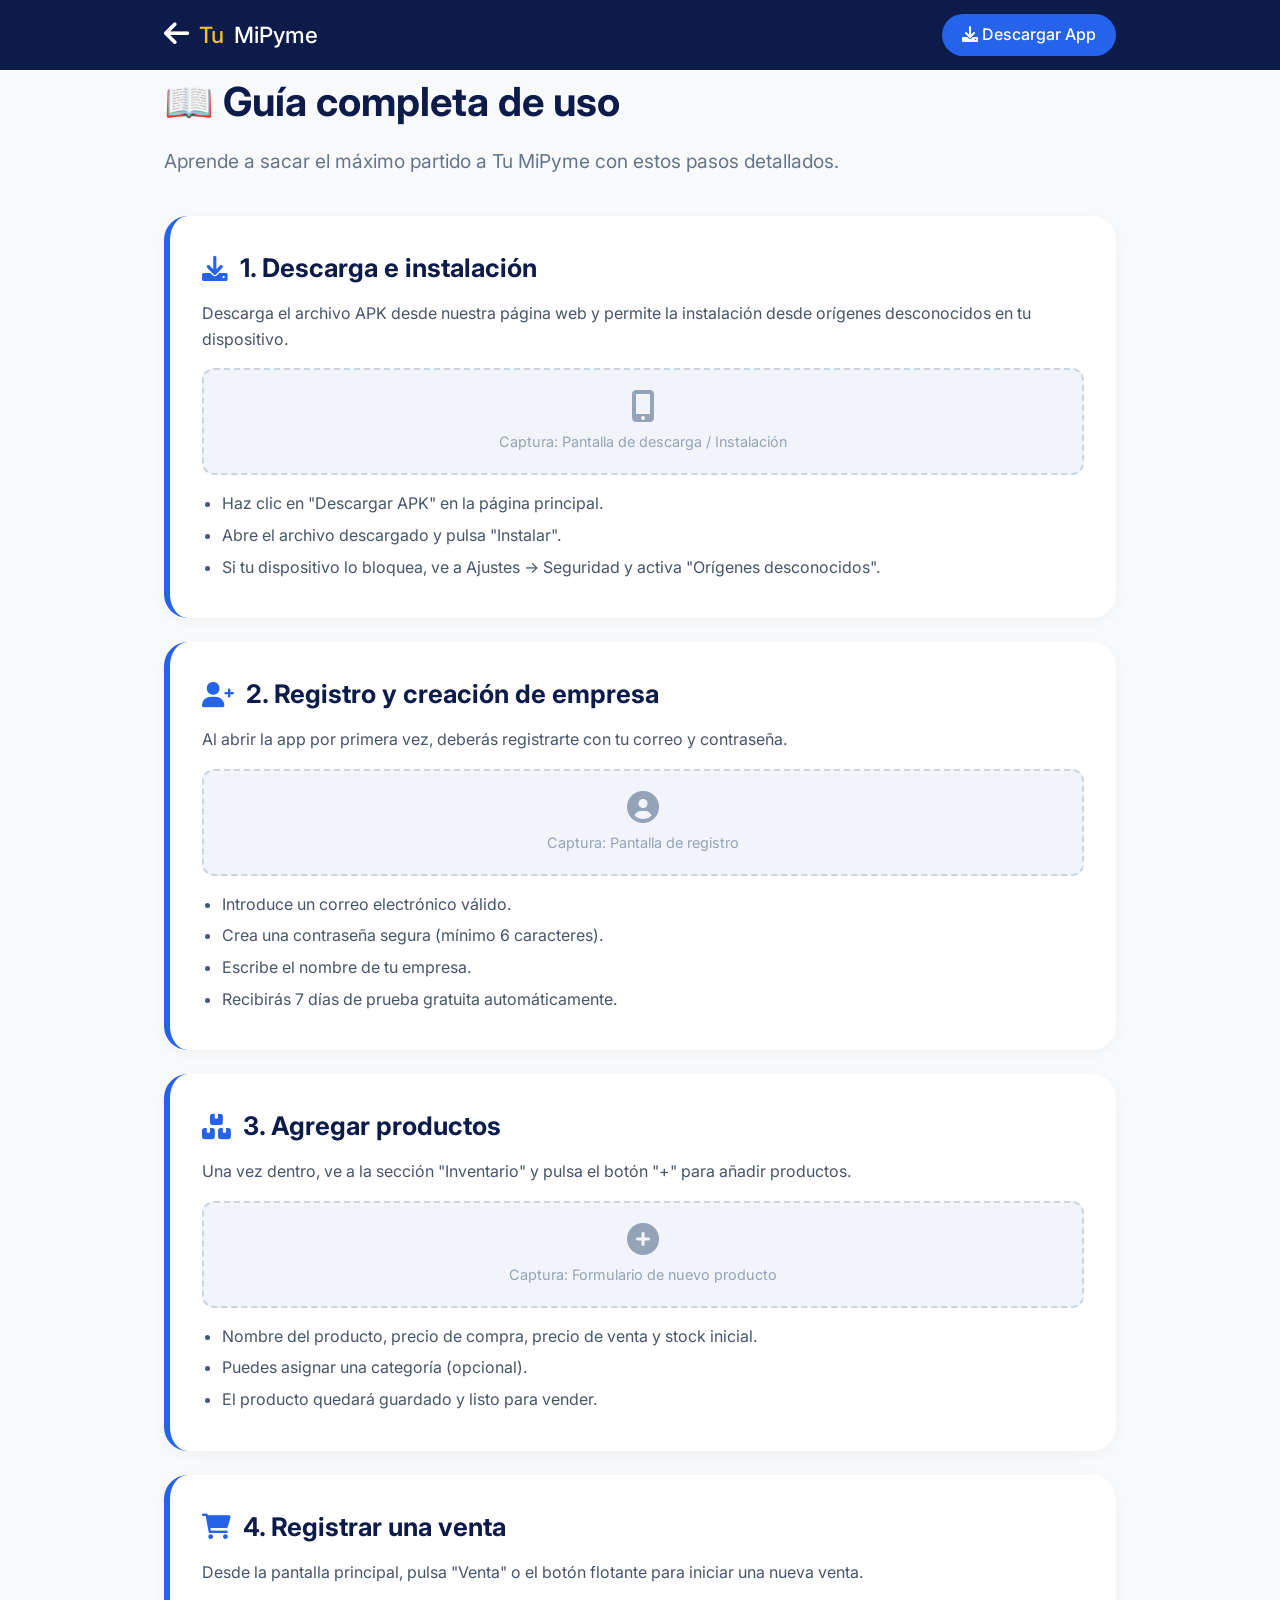
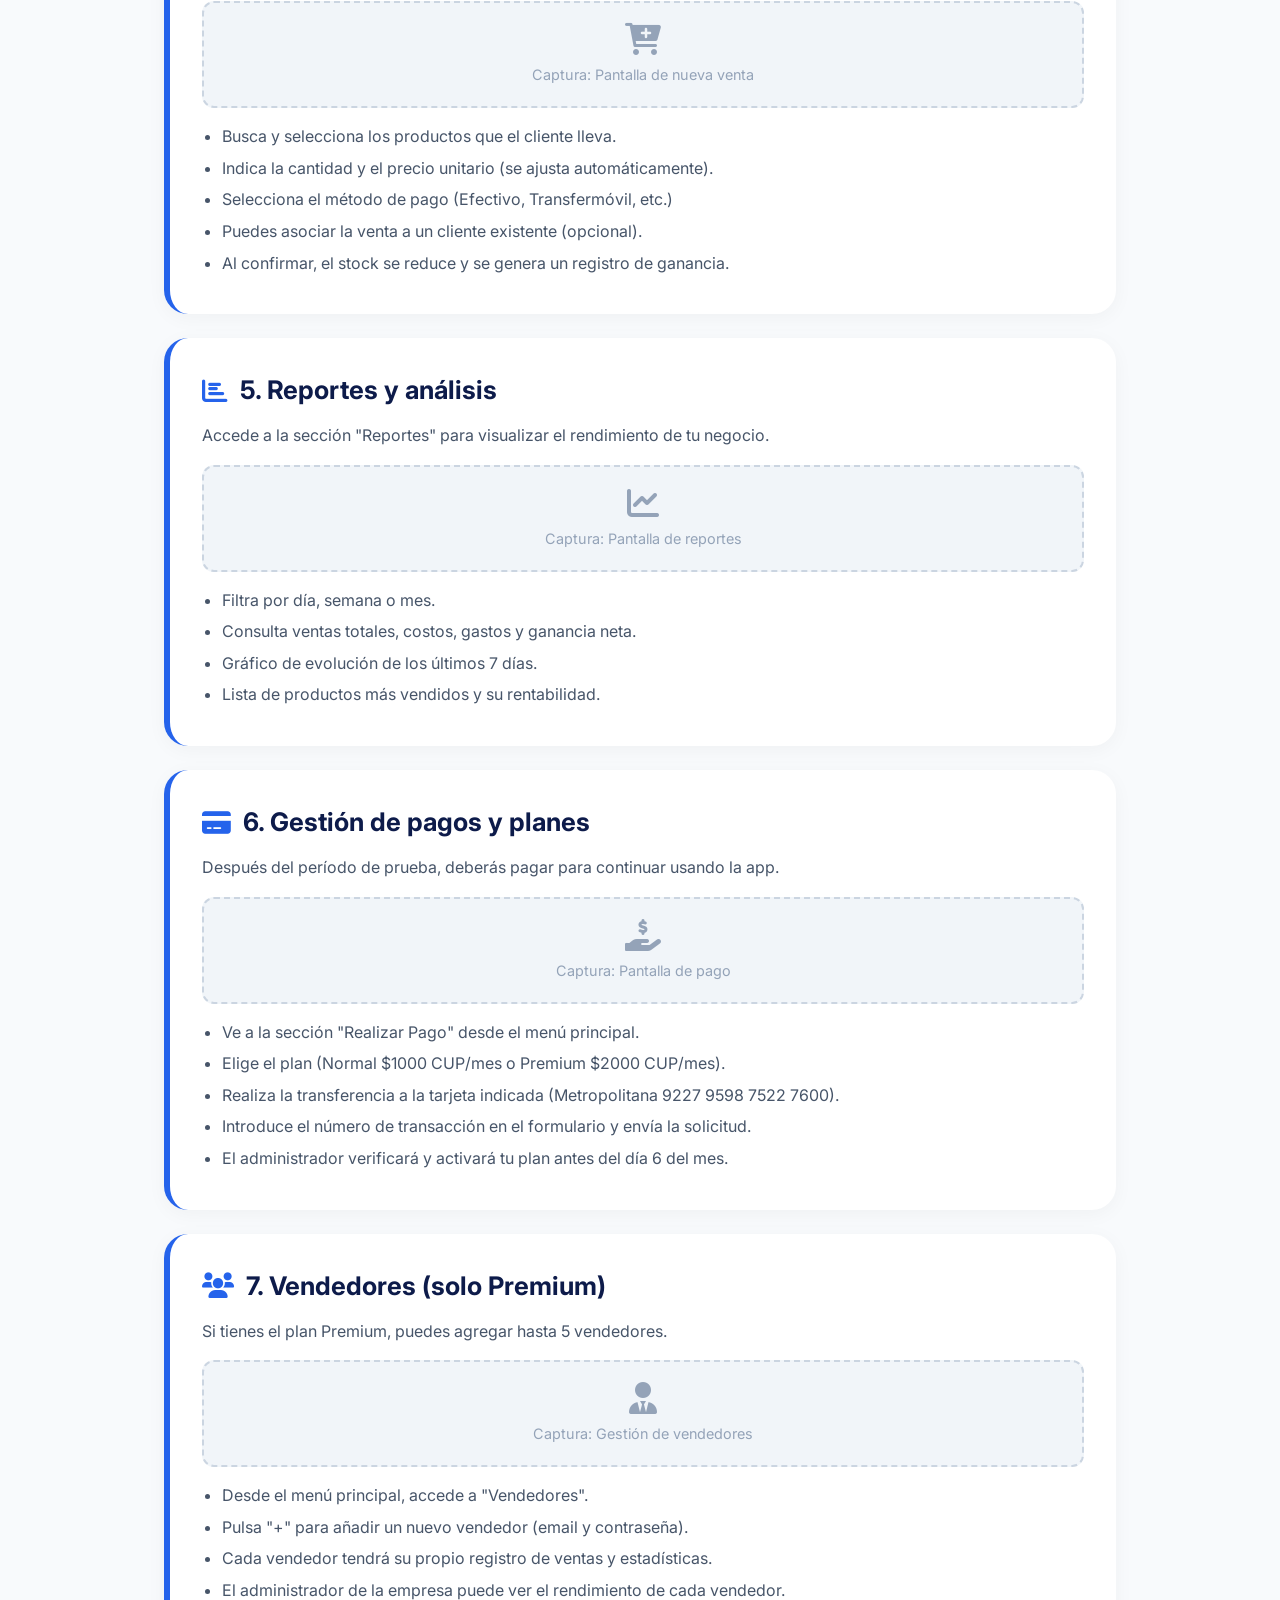
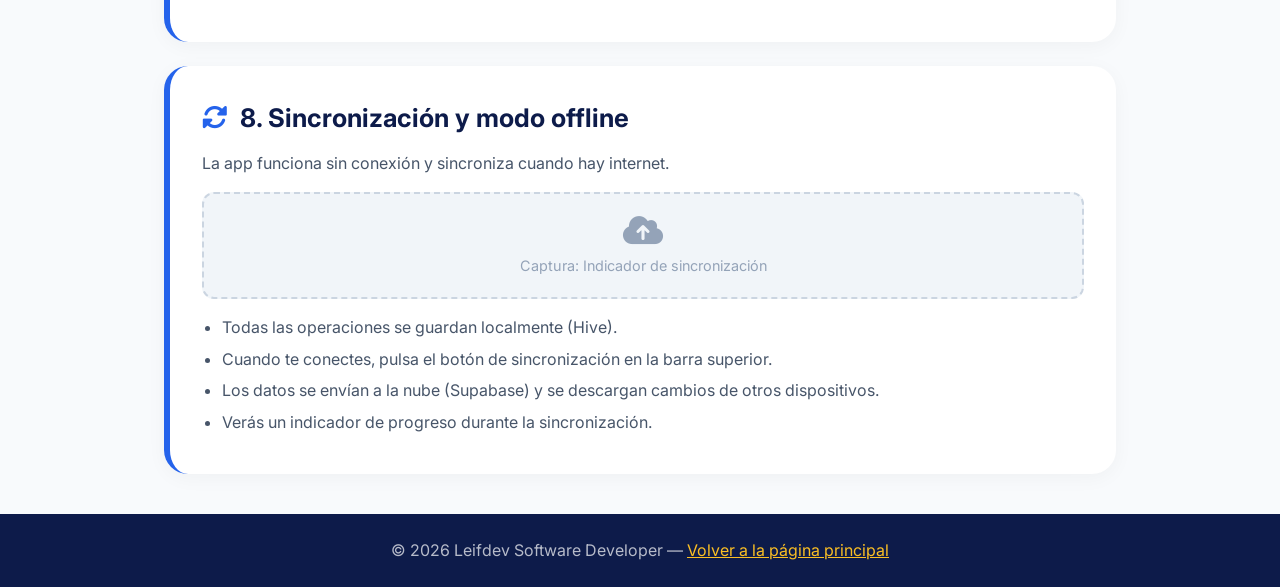
<file: como-usar.html>
<!DOCTYPE html>
<html lang="es">
<head>
    <meta charset="UTF-8" />
    <meta name="viewport" content="width=device-width, initial-scale=1.0" />
    <title>Guía de uso – Tu MiPyme</title>
    <link rel="preconnect" href="https://fonts.googleapis.com" />
    <link rel="preconnect" href="https://fonts.gstatic.com" crossorigin />
    <link href="https://fonts.googleapis.com/css2?family=Inter:opsz,wght@14..32,400;14..32,500;14..32,600;14..32,700;14..32,800&display=swap" rel="stylesheet" />
    <link rel="stylesheet" href="https://cdnjs.cloudflare.com/ajax/libs/font-awesome/6.0.0-beta3/css/all.min.css" />
    <style>
        /* ===== ESTILOS SIMILARES A INDEX ===== */
        * { margin:0; padding:0; box-sizing:border-box; }
        body {
            font-family: 'Inter', sans-serif;
            background: #f8fafc;
            color: #1e293b;
            line-height: 1.6;
        }
        .container { max-width: 1000px; margin:0 auto; padding: 0 24px; }
        .header {
            background: #0d1b4a;
            padding: 14px 0;
            color: white;
        }
        .header .container {
            display: flex;
            justify-content: space-between;
            align-items: center;
            flex-wrap: wrap;
            gap: 16px;
        }
        .logo {
            display: flex;
            align-items: center;
            gap: 10px;
            text-decoration: none;
            color: white;
            font-weight: 700;
            font-size: 1.4rem;
        }
        .logo span { color: #fbbf24; }
        .logo i { font-size: 1.8rem; }
        .header a { color: white; text-decoration: none; font-weight: 500; }
        .header a:hover { text-decoration: underline; }
        .btn-volver {
            background: #2563eb;
            color: white;
            padding: 8px 20px;
            border-radius: 40px;
            font-weight: 600;
            transition: 0.3s;
        }
        .btn-volver:hover { background: #1d4ed8; transform: scale(1.03); text-decoration: none; }
        main { padding: 40px 0; }
        h1 { font-size: 2.5rem; margin-bottom: 12px; color: #0d1b4a; }
        .intro { font-size: 1.2rem; color: #64748b; margin-bottom: 40px; }
        .step-guide {
            background: white;
            border-radius: 24px;
            padding: 32px;
            margin-bottom: 24px;
            box-shadow: 0 4px 20px rgba(0,0,0,0.04);
            border-left: 6px solid #2563eb;
        }
        .step-guide h2 {
            font-size: 1.6rem;
            color: #0d1b4a;
            display: flex;
            align-items: center;
            gap: 12px;
        }
        .step-guide h2 i { color: #2563eb; }
        .step-guide p { margin: 12px 0; color: #475569; }
        .step-guide ul { margin: 12px 0 0 20px; color: #475569; }
        .step-guide ul li { margin-bottom: 6px; }
        .step-guide .img-placeholder {
            background: #f1f5f9;
            border-radius: 12px;
            padding: 20px;
            text-align: center;
            color: #94a3b8;
            font-size: 0.9rem;
            margin: 16px 0;
            border: 2px dashed #cbd5e1;
        }
        .step-guide .img-placeholder i { font-size: 2rem; display: block; margin-bottom: 8px; color: #94a3b8; }
        .footer {
            background: #0d1b4a;
            color: rgba(255,255,255,0.7);
            padding: 24px 0;
            text-align: center;
            margin-top: 40px;
        }
        @media (max-width: 600px) {
            h1 { font-size: 1.8rem; }
            .step-guide { padding: 20px; }
        }
    </style>
</head>
<body>
    <header class="header">
        <div class="container">
            <a href="index.html" class="logo"><i class="fas fa-arrow-left"></i> <span>Tu</span>MiPyme</a>
            <a href="index.html#download" class="btn-volver"><i class="fas fa-download"></i> Descargar App</a>
        </div>
    </header>

    <main class="container">
        <h1>📖 Guía completa de uso</h1>
        <p class="intro">Aprende a sacar el máximo partido a Tu MiPyme con estos pasos detallados.</p>

        <!-- Paso 1 -->
        <div class="step-guide">
            <h2><i class="fas fa-download"></i> 1. Descarga e instalación</h2>
            <p>Descarga el archivo APK desde nuestra página web y permite la instalación desde orígenes desconocidos en tu dispositivo.</p>
            <div class="img-placeholder">
                <i class="fas fa-mobile-alt"></i>
                Captura: Pantalla de descarga / Instalación
            </div>
            <ul>
                <li>Haz clic en "Descargar APK" en la página principal.</li>
                <li>Abre el archivo descargado y pulsa "Instalar".</li>
                <li>Si tu dispositivo lo bloquea, ve a Ajustes → Seguridad y activa "Orígenes desconocidos".</li>
            </ul>
        </div>

        <!-- Paso 2 -->
        <div class="step-guide">
            <h2><i class="fas fa-user-plus"></i> 2. Registro y creación de empresa</h2>
            <p>Al abrir la app por primera vez, deberás registrarte con tu correo y contraseña.</p>
            <div class="img-placeholder">
                <i class="fas fa-user-circle"></i>
                Captura: Pantalla de registro
            </div>
            <ul>
                <li>Introduce un correo electrónico válido.</li>
                <li>Crea una contraseña segura (mínimo 6 caracteres).</li>
                <li>Escribe el nombre de tu empresa.</li>
                <li>Recibirás 7 días de prueba gratuita automáticamente.</li>
            </ul>
        </div>

        <!-- Paso 3 -->
        <div class="step-guide">
            <h2><i class="fas fa-boxes"></i> 3. Agregar productos</h2>
            <p>Una vez dentro, ve a la sección "Inventario" y pulsa el botón "+" para añadir productos.</p>
            <div class="img-placeholder">
                <i class="fas fa-plus-circle"></i>
                Captura: Formulario de nuevo producto
            </div>
            <ul>
                <li>Nombre del producto, precio de compra, precio de venta y stock inicial.</li>
                <li>Puedes asignar una categoría (opcional).</li>
                <li>El producto quedará guardado y listo para vender.</li>
            </ul>
        </div>

        <!-- Paso 4 -->
        <div class="step-guide">
            <h2><i class="fas fa-shopping-cart"></i> 4. Registrar una venta</h2>
            <p>Desde la pantalla principal, pulsa "Venta" o el botón flotante para iniciar una nueva venta.</p>
            <div class="img-placeholder">
                <i class="fas fa-cart-plus"></i>
                Captura: Pantalla de nueva venta
            </div>
            <ul>
                <li>Busca y selecciona los productos que el cliente lleva.</li>
                <li>Indica la cantidad y el precio unitario (se ajusta automáticamente).</li>
                <li>Selecciona el método de pago (Efectivo, Transfermóvil, etc.)</li>
                <li>Puedes asociar la venta a un cliente existente (opcional).</li>
                <li>Al confirmar, el stock se reduce y se genera un registro de ganancia.</li>
            </ul>
        </div>

        <!-- Paso 5 -->
        <div class="step-guide">
            <h2><i class="fas fa-chart-bar"></i> 5. Reportes y análisis</h2>
            <p>Accede a la sección "Reportes" para visualizar el rendimiento de tu negocio.</p>
            <div class="img-placeholder">
                <i class="fas fa-chart-line"></i>
                Captura: Pantalla de reportes
            </div>
            <ul>
                <li>Filtra por día, semana o mes.</li>
                <li>Consulta ventas totales, costos, gastos y ganancia neta.</li>
                <li>Gráfico de evolución de los últimos 7 días.</li>
                <li>Lista de productos más vendidos y su rentabilidad.</li>
            </ul>
        </div>

        <!-- Paso 6 -->
        <div class="step-guide">
            <h2><i class="fas fa-credit-card"></i> 6. Gestión de pagos y planes</h2>
            <p>Después del período de prueba, deberás pagar para continuar usando la app.</p>
            <div class="img-placeholder">
                <i class="fas fa-hand-holding-usd"></i>
                Captura: Pantalla de pago
            </div>
            <ul>
                <li>Ve a la sección "Realizar Pago" desde el menú principal.</li>
                <li>Elige el plan (Normal $1000 CUP/mes o Premium $2000 CUP/mes).</li>
                <li>Realiza la transferencia a la tarjeta indicada (Metropolitana 9227 9598 7522 7600).</li>
                <li>Introduce el número de transacción en el formulario y envía la solicitud.</li>
                <li>El administrador verificará y activará tu plan antes del día 6 del mes.</li>
            </ul>
        </div>

        <!-- Paso 7 -->
        <div class="step-guide">
            <h2><i class="fas fa-users"></i> 7. Vendedores (solo Premium)</h2>
            <p>Si tienes el plan Premium, puedes agregar hasta 5 vendedores.</p>
            <div class="img-placeholder">
                <i class="fas fa-user-tie"></i>
                Captura: Gestión de vendedores
            </div>
            <ul>
                <li>Desde el menú principal, accede a "Vendedores".</li>
                <li>Pulsa "+" para añadir un nuevo vendedor (email y contraseña).</li>
                <li>Cada vendedor tendrá su propio registro de ventas y estadísticas.</li>
                <li>El administrador de la empresa puede ver el rendimiento de cada vendedor.</li>
            </ul>
        </div>

        <!-- Paso 8 -->
        <div class="step-guide">
            <h2><i class="fas fa-sync-alt"></i> 8. Sincronización y modo offline</h2>
            <p>La app funciona sin conexión y sincroniza cuando hay internet.</p>
            <div class="img-placeholder">
                <i class="fas fa-cloud-upload-alt"></i>
                Captura: Indicador de sincronización
            </div>
            <ul>
                <li>Todas las operaciones se guardan localmente (Hive).</li>
                <li>Cuando te conectes, pulsa el botón de sincronización en la barra superior.</li>
                <li>Los datos se envían a la nube (Supabase) y se descargan cambios de otros dispositivos.</li>
                <li>Verás un indicador de progreso durante la sincronización.</li>
            </ul>
        </div>
    </main>

    <footer class="footer">
        <div class="container">
            <p>© 2026 Leifdev Software Developer — <a href="index.html" style="color:#fbbf24;">Volver a la página principal</a></p>
        </div>
    </footer>
</body>
</html>
</file>
